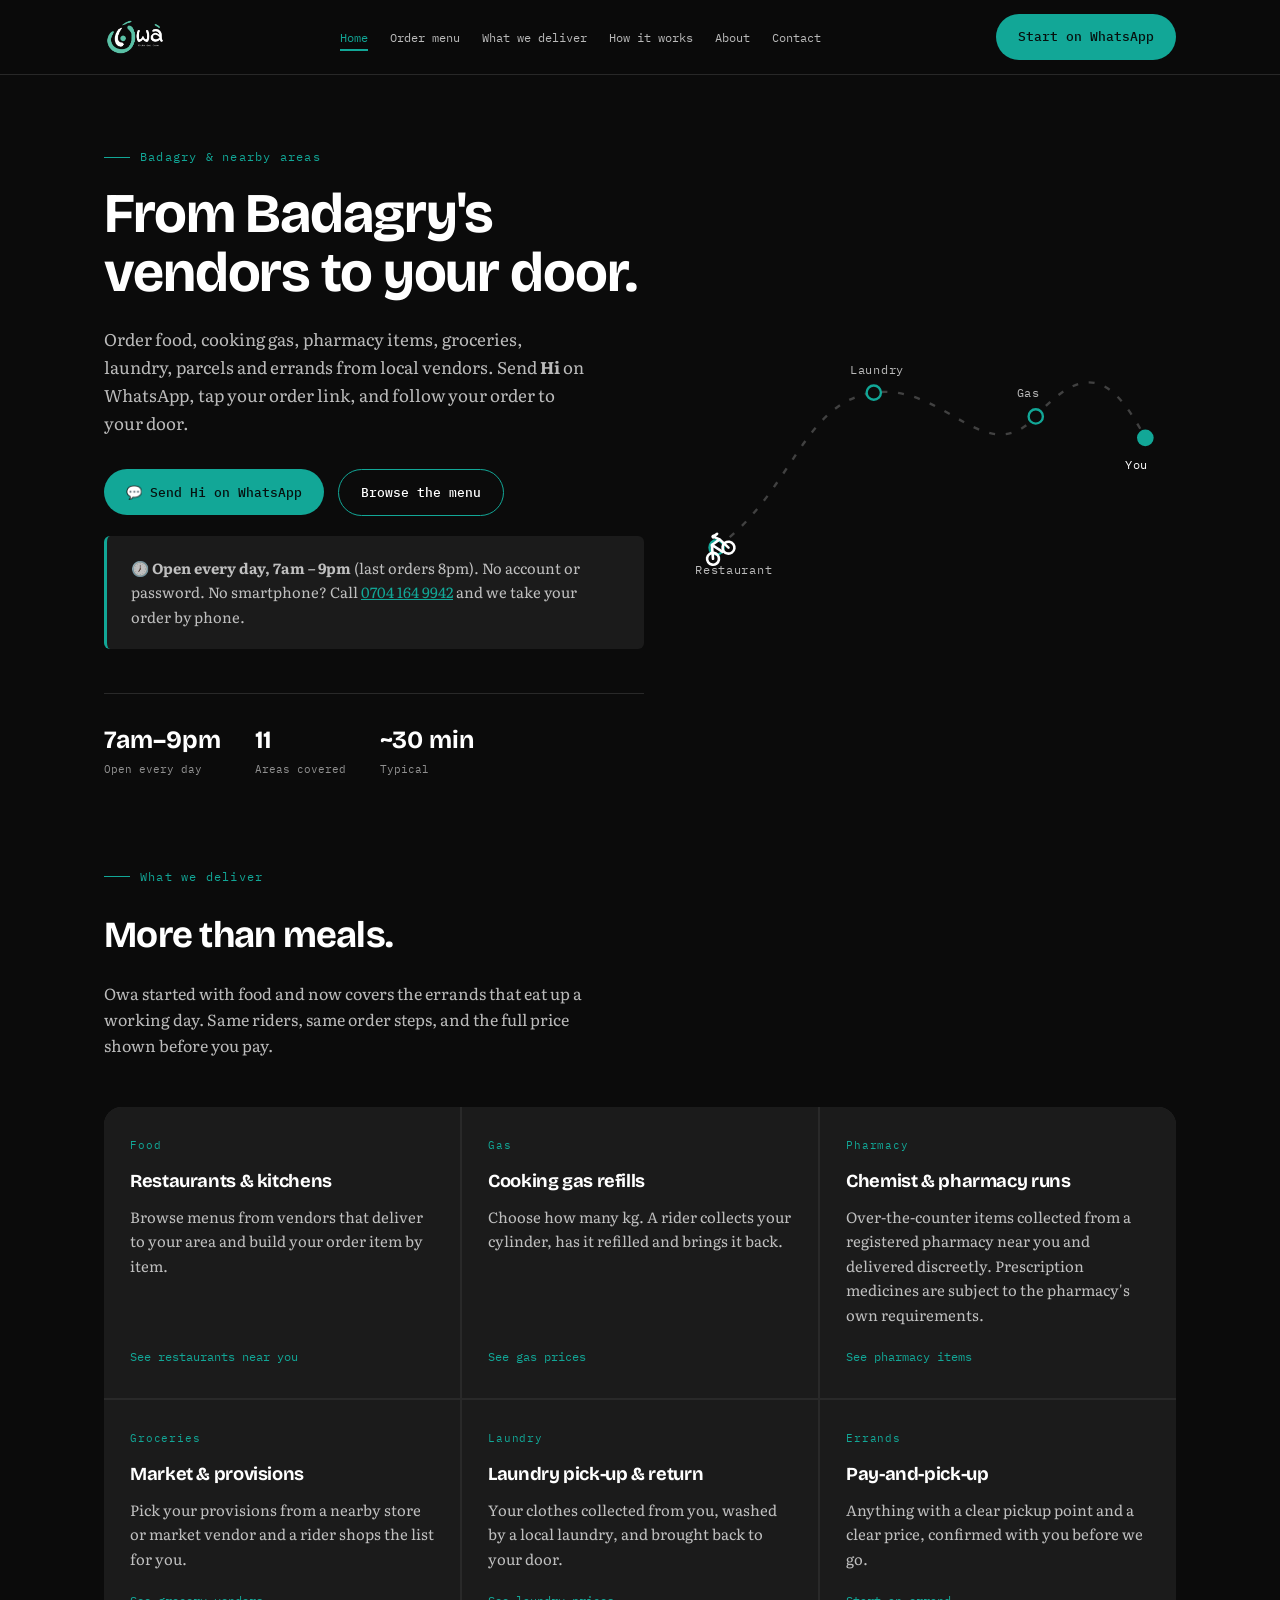
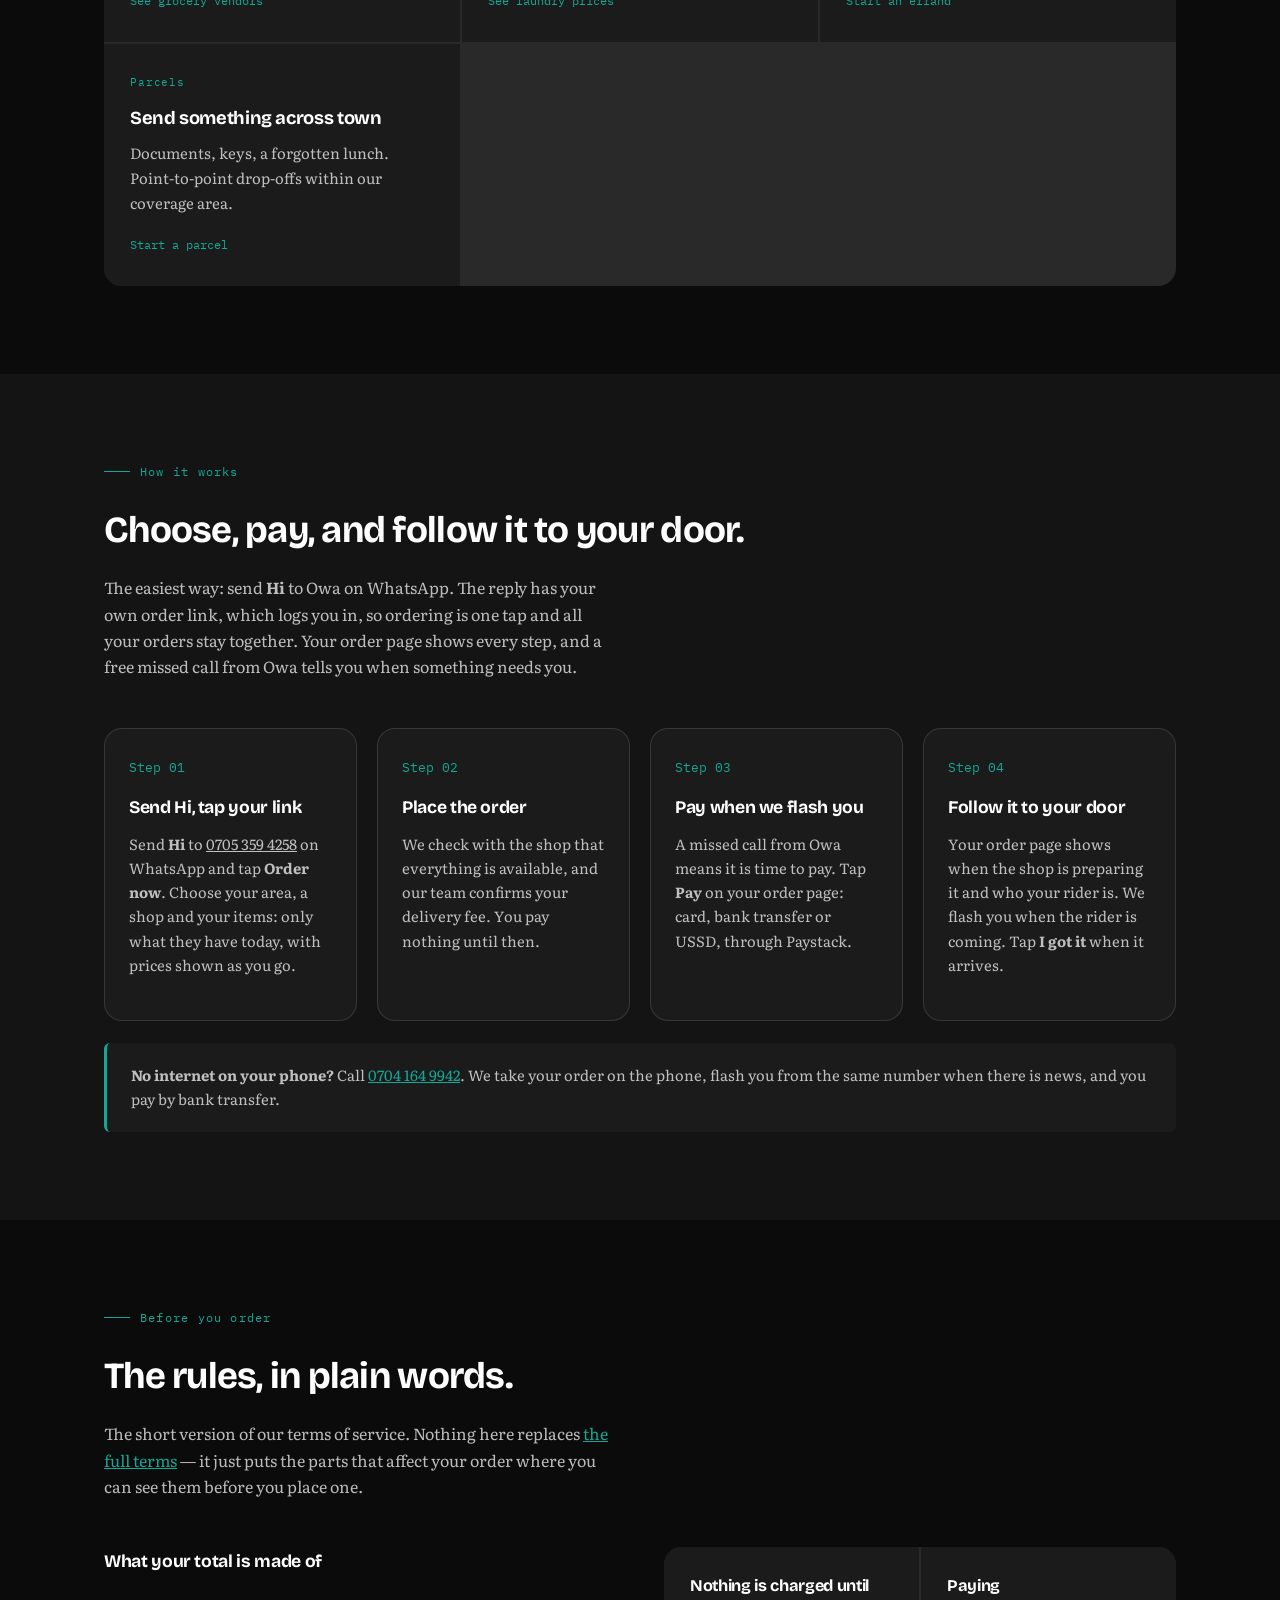
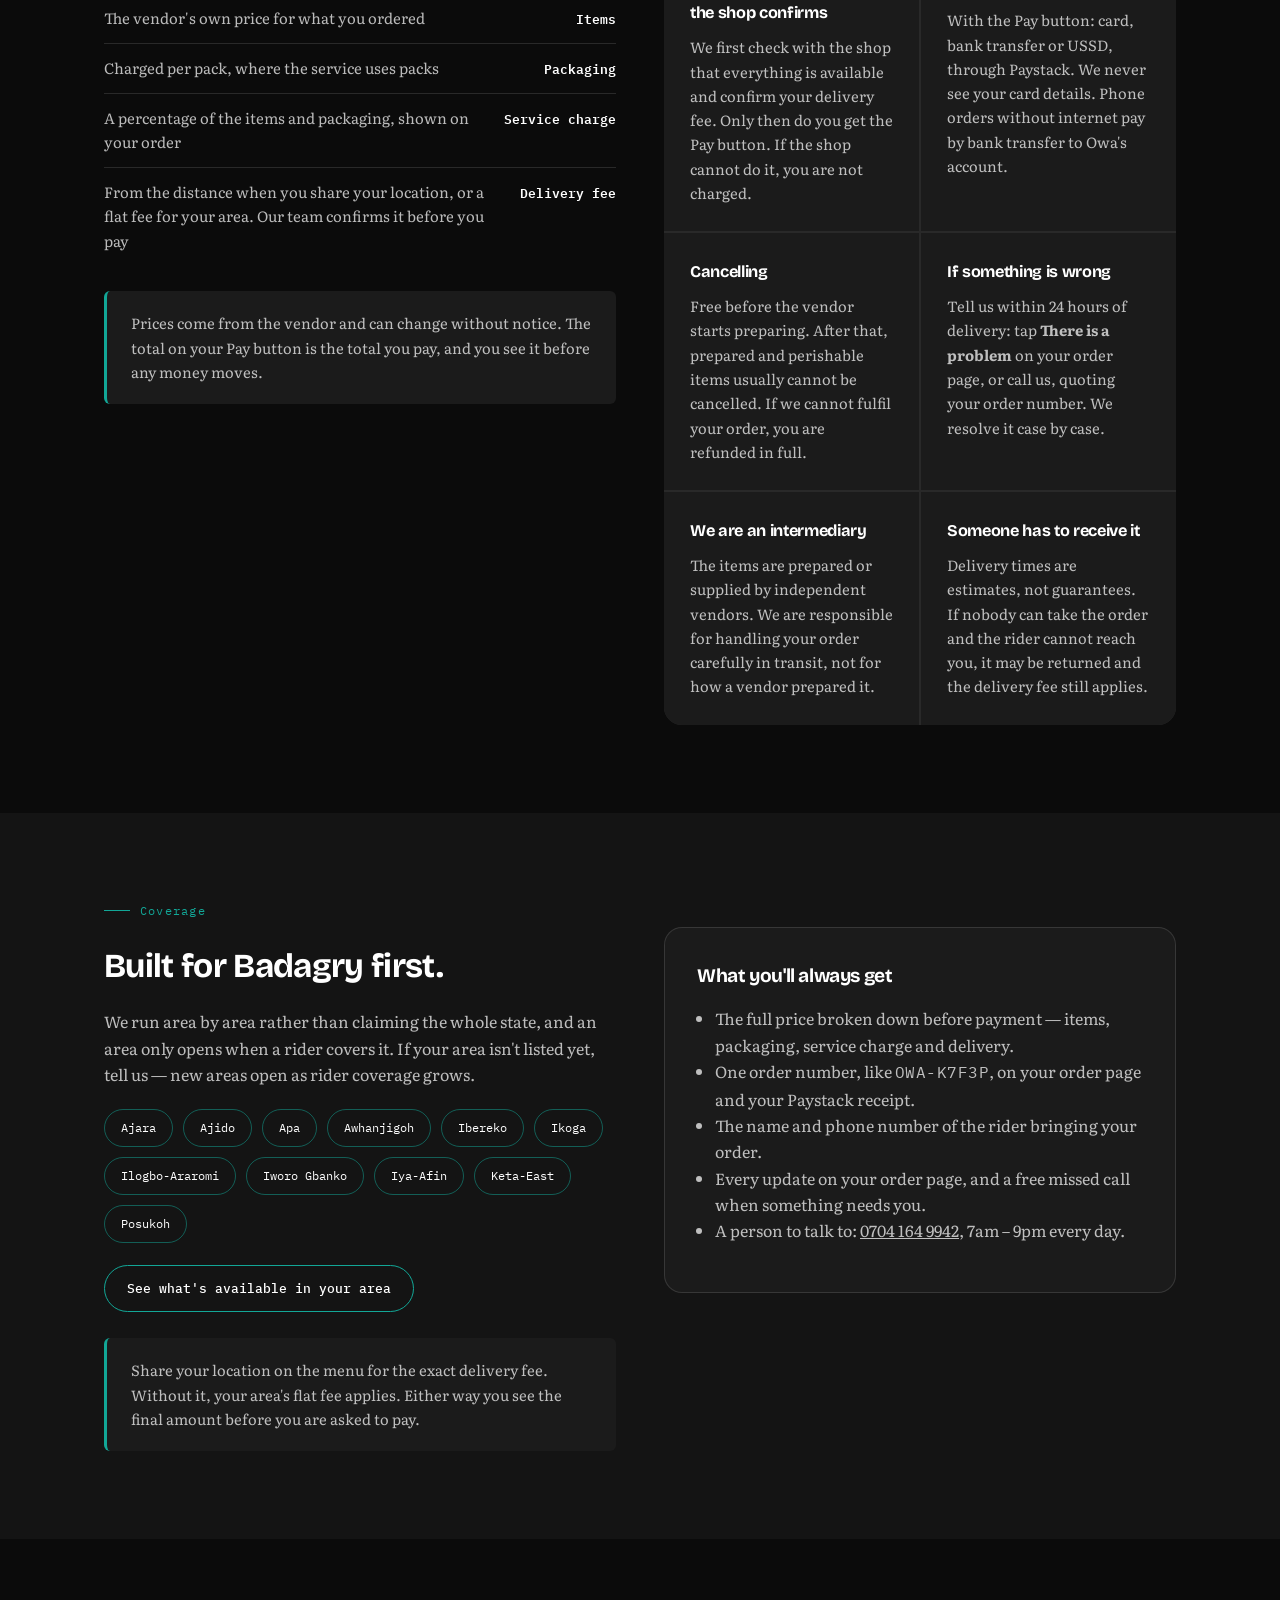
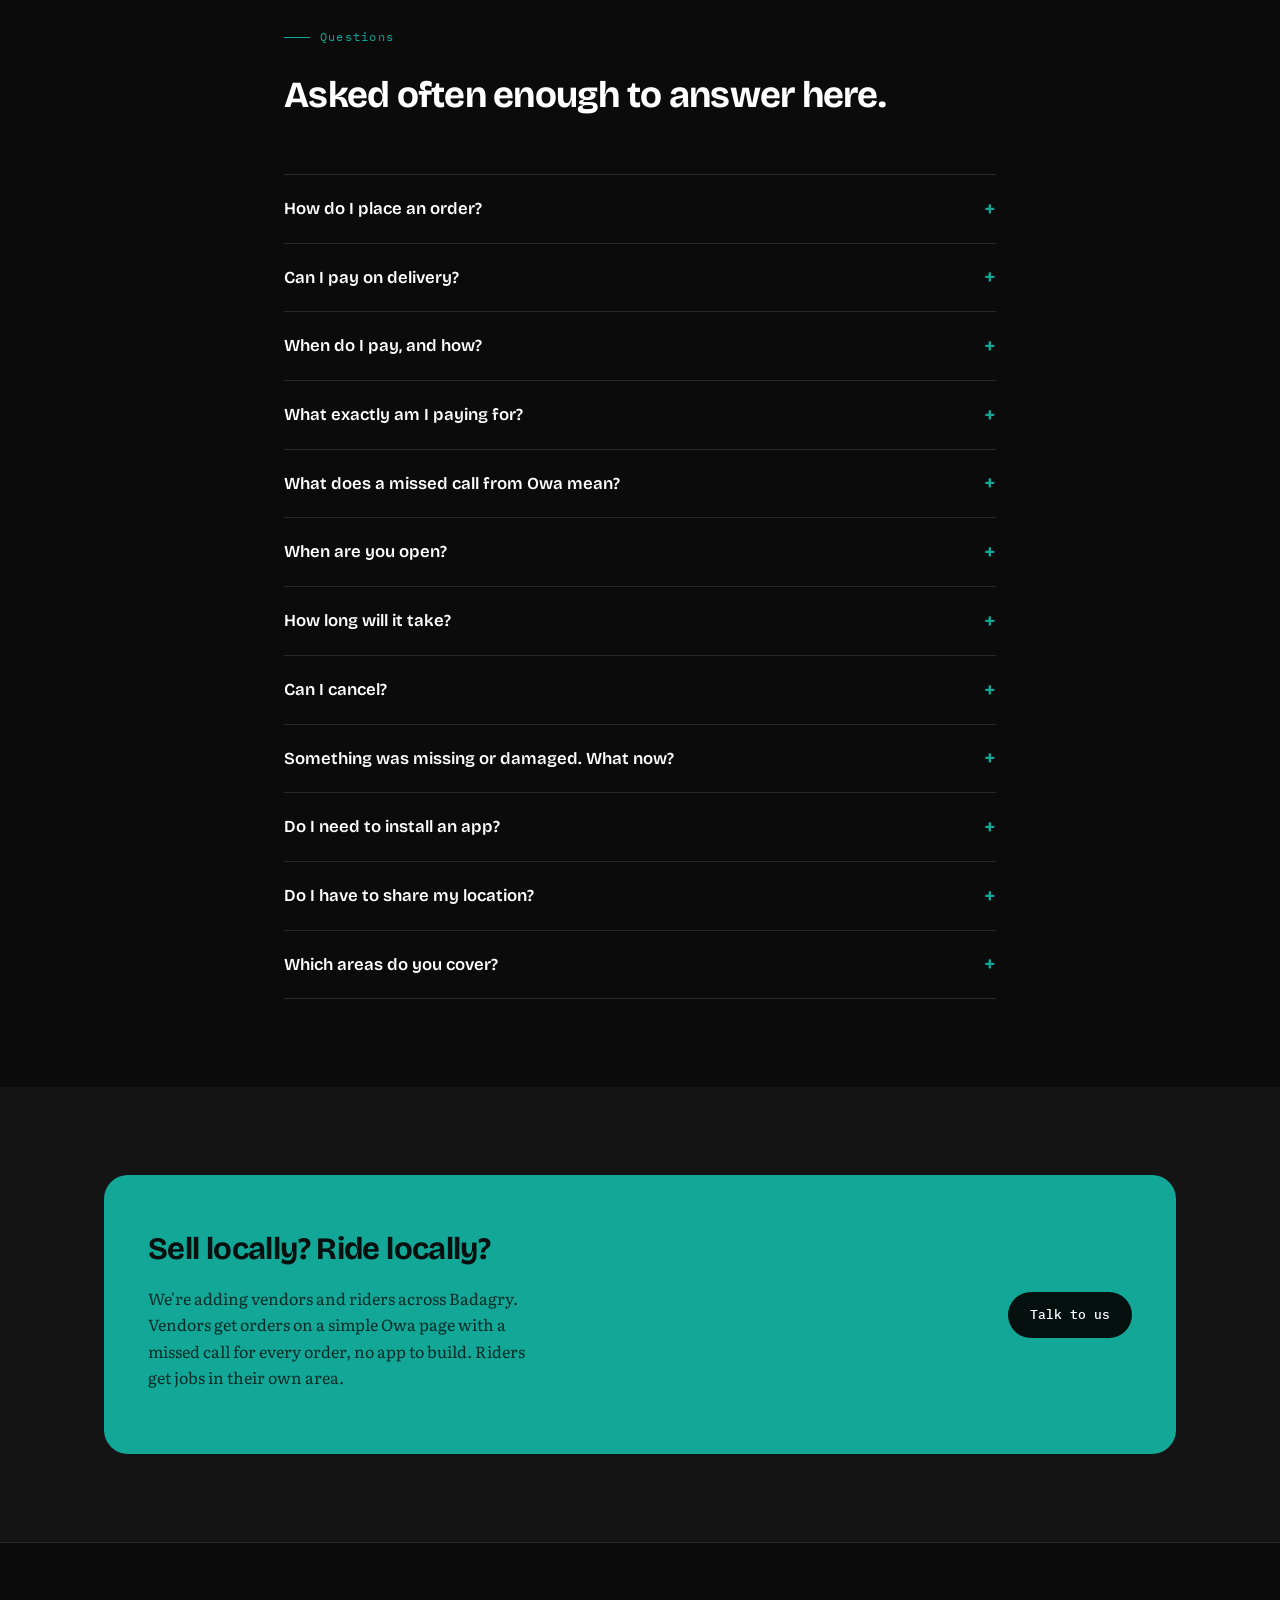
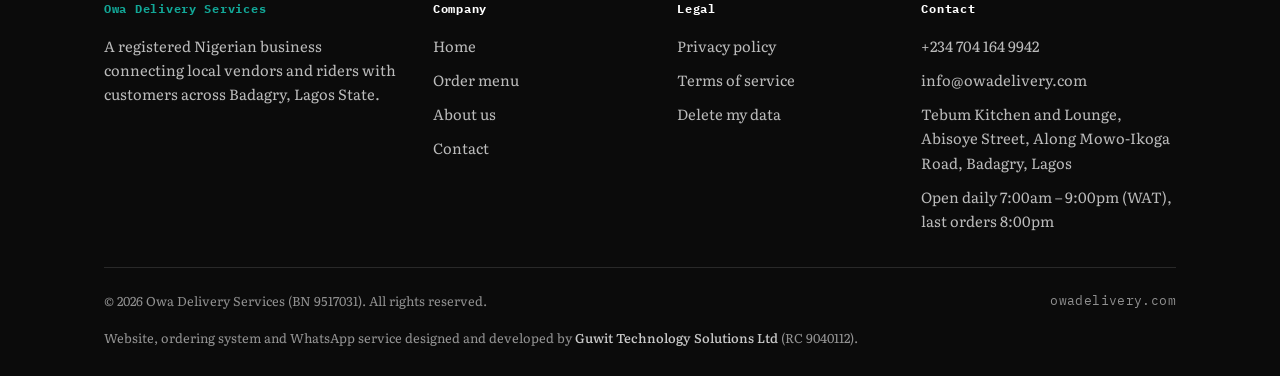
<file: index.html>
<!DOCTYPE html>
<html lang="en-NG">
<head>
<meta charset="UTF-8">
<meta name="viewport" content="width=device-width, initial-scale=1.0">
<title>Owa Delivery Services — Food, Gas, Pharmacy, Groceries &amp; More Delivered in Badagry, Lagos</title>
<meta name="description" content="Order food, cooking gas, pharmacy items, groceries, laundry, parcels and errands in Badagry, Lagos. Send Hi on WhatsApp, pay only after the shop confirms, and follow your order to your door. Open every day 7am to 9pm.">
<meta name="author" content="Owa Delivery Services">
<meta name="developer" content="Guwit Technology Solutions Ltd (RC 9040112)">
<meta name="theme-color" content="#0B0B0B">
<meta name="robots" content="index,follow,max-image-preview:large">
<meta name="geo.region" content="NG-LA">
<meta name="geo.placename" content="Badagry, Lagos">
<link rel="canonical" href="https://owadelivery.com/">
<meta property="og:type" content="website">
<meta property="og:site_name" content="Owa Delivery Services">
<meta property="og:title" content="Owa Delivery Services — food, gas, pharmacy, groceries and more delivered in Badagry">
<meta property="og:description" content="Choose on our menu, pay only after the shop confirms, and follow your order to your door. Open every day 7am to 9pm.">
<meta property="og:url" content="https://owadelivery.com/">
<meta property="og:image" content="https://owadelivery.com/assets/og-cover.png">
<meta property="og:image:alt" content="Owa Delivery Services — local delivery in Badagry">
<meta property="og:locale" content="en_NG">
<meta name="twitter:card" content="summary_large_image">
<link rel="icon" href="/assets/favicon.png">
<link rel="author" href="/humans.txt">
<link rel="preconnect" href="https://fonts.googleapis.com">
<link rel="preconnect" href="https://fonts.gstatic.com" crossorigin>
<link href="https://fonts.googleapis.com/css2?family=Bricolage+Grotesque:opsz,wght@12..96,400;12..96,600;12..96,700&amp;family=Literata:opsz,wght@7..72,400;7..72,500&amp;family=IBM+Plex+Mono:wght@400;500&amp;display=swap" rel="stylesheet">
<link rel="stylesheet" href="/assets/style.css">

<script type="application/ld+json">
{
  "@context": "https://schema.org",
  "@graph": [
    {
      "@type": [
        "LocalBusiness",
        "DeliveryService"
      ],
      "@id": "https://owadelivery.com/#business",
      "name": "Owa Delivery Services",
      "alternateName": "Owa",
      "description": "Local delivery of food, cooking gas, pharmacy items, groceries, laundry, parcels and errands across Badagry, Lagos State. Start with Hi on WhatsApp; follow every order on its own page.",
      "url": "https://owadelivery.com/",
      "telephone": "+2347041649942",
      "email": "info@owadelivery.com",
      "currenciesAccepted": "NGN",
      "paymentAccepted": "Card, Bank transfer, USSD",
      "priceRange": "₦₦",
      "hasMenu": "https://app.owadelivery.com/",
      "image": "https://owadelivery.com/assets/og-cover.png",
      "logo": "https://owadelivery.com/assets/owa-logo.png",
      "identifier": {
        "@type": "PropertyValue",
        "name": "CAC Business Name Registration Number",
        "value": "BN 9517031"
      },
      "address": {
        "@type": "PostalAddress",
        "streetAddress": "Tebum Kitchen and Lounge, Abisoye Street, Along Mowo-Ikoga Road",
        "addressLocality": "Badagry",
        "addressRegion": "Lagos State",
        "addressCountry": "NG"
      },
      "openingHoursSpecification": [
        {
          "@type": "OpeningHoursSpecification",
          "dayOfWeek": [
            "Monday",
            "Tuesday",
            "Wednesday",
            "Thursday",
            "Friday",
            "Saturday",
            "Sunday"
          ],
          "opens": "07:00",
          "closes": "21:00"
        }
      ],
      "areaServed": [
        {
          "@type": "Place",
          "name": "Ajara"
        },
        {
          "@type": "Place",
          "name": "Ajido"
        },
        {
          "@type": "Place",
          "name": "Apa"
        },
        {
          "@type": "Place",
          "name": "Awhanjigoh"
        },
        {
          "@type": "Place",
          "name": "Ibereko"
        },
        {
          "@type": "Place",
          "name": "Ikoga"
        },
        {
          "@type": "Place",
          "name": "Ilogbo-Araromi"
        },
        {
          "@type": "Place",
          "name": "Iworo Gbanko"
        },
        {
          "@type": "Place",
          "name": "Iya-Afin"
        },
        {
          "@type": "Place",
          "name": "Keta-East"
        },
        {
          "@type": "Place",
          "name": "Posukoh"
        }
      ],
      "potentialAction": {
        "@type": "OrderAction",
        "target": {
          "@type": "EntryPoint",
          "urlTemplate": "https://wa.me/2347053594258?text=Hi",
          "actionPlatform": [
            "http://schema.org/DesktopWebPlatform",
            "http://schema.org/MobileWebPlatform"
          ]
        },
        "deliveryMethod": "http://purl.org/goodrelations/v1#DeliveryModeOwnFleet"
      }
    },
    {
      "@type": "WebSite",
      "@id": "https://owadelivery.com/#website",
      "url": "https://owadelivery.com/",
      "name": "Owa Delivery Services",
      "inLanguage": "en-NG",
      "publisher": {
        "@id": "https://owadelivery.com/#business"
      },
      "creator": {
        "@id": "https://owadelivery.com/#developer"
      }
    },
    {
      "@type": "FAQPage",
      "@id": "https://owadelivery.com/#faq",
      "mainEntity": [
        {
          "@type": "Question",
          "name": "How do I place an order with Owa Delivery Services?",
          "acceptedAnswer": {
            "@type": "Answer",
            "text": "Send Hi to Owa on WhatsApp (0705 359 4258) and tap Order now in the reply: it logs you in. Pick your area, a shop and your items, type your address and tap Place order. Without a smartphone, call 0704 164 9942 and we take the order by phone."
          }
        },
        {
          "@type": "Question",
          "name": "What does the price include?",
          "acceptedAnswer": {
            "@type": "Answer",
            "text": "Four lines: the vendor's own price for the items, packaging charged per pack where the service uses packs, a service charge as a percentage of the items and packaging, and a delivery fee worked out from the distance when you share your location, or a flat fee for your area. Our team confirms the delivery fee, and you always see the final total before paying."
          }
        },
        {
          "@type": "Question",
          "name": "Can I pay on delivery?",
          "acceptedAnswer": {
            "@type": "Answer",
            "text": "Yes, for groceries, gas and other goods that do not spoil, and for any order once you have two paid deliveries with us, up to the limit shown on your order page. Pay the exact total when it arrives: with the Pay button on your order page, by transfer to Owa's own account, or in cash to an Owa-approved rider. Your order page shows a 4-digit door code: give it to the rider only after you have paid and have your order."
          }
        },
        {
          "@type": "Question",
          "name": "When do I pay, and how?",
          "acceptedAnswer": {
            "@type": "Answer",
            "text": "After the shop confirms it has everything and our team confirms the delivery fee. We give you a missed call and the Pay button appears on your order page: card, bank transfer or USSD through Paystack. We never see your card details. Phone orders without internet pay by bank transfer."
          }
        },
        {
          "@type": "Question",
          "name": "When is Owa open?",
          "acceptedAnswer": {
            "@type": "Answer",
            "text": "Every day from 7am to 9pm, Lagos time. The last orders are taken at 8pm."
          }
        },
        {
          "@type": "Question",
          "name": "Which areas of Badagry do you deliver to?",
          "acceptedAnswer": {
            "@type": "Answer",
            "text": "Ajara, Ajido, Apa, Awhanjigoh, Ibereko, Ikoga, Ilogbo-Araromi, Iworo Gbanko, Iya-Afin, Keta-East and Posukoh. New areas open as rider coverage grows."
          }
        },
        {
          "@type": "Question",
          "name": "How long does delivery take?",
          "acceptedAnswer": {
            "@type": "Answer",
            "text": "Delivery times are estimates rather than guarantees. Traffic, weather and how long the vendor takes to prepare your order all affect them."
          }
        },
        {
          "@type": "Question",
          "name": "Can I cancel an order?",
          "acceptedAnswer": {
            "@type": "Answer",
            "text": "Yes, free of charge, before the vendor starts preparing. Once preparation has started, perishable and prepared items usually cannot be cancelled because the vendor has already incurred the cost. If we cannot fulfil your order, you are not charged and any payment already made is refunded in full."
          }
        },
        {
          "@type": "Question",
          "name": "Do I need to install an app?",
          "acceptedAnswer": {
            "@type": "Answer",
            "text": "No. The menu and your order page work in your phone's browser, with no account or password. You can add Owa to your home screen in one tap and turn on free alerts if you like."
          }
        }
      ]
    },
    {
      "@type": "Organization",
      "@id": "https://owadelivery.com/#developer",
      "name": "Guwit Technology Solutions Ltd",
      "legalName": "Guwit Technology Solutions Ltd",
      "identifier": {
        "@type": "PropertyValue",
        "name": "CAC Company Registration Number",
        "value": "RC 9040112"
      },
      "address": {
        "@type": "PostalAddress",
        "addressCountry": "NG"
      }
    }
  ]
}
</script>
</head>
<body>

<a class="skip-link" href="#main">Skip to content</a>

<header>
  <div class="nav wrap">
    <a href="/" class="logo" aria-label="Owa Delivery Services — home">
      <img src="/assets/owa-logo.png" alt="Owa Delivery Services" width="36" height="36"
           onerror="this.onerror=null;this.src='/assets/owa-logo.svg'"></a>
    <nav class="nav-links" aria-label="Main">
      <a href="/" class="active" aria-current="page">Home</a>
      <a href="https://app.owadelivery.com/">Order menu</a>
      <a href="#services">What we deliver</a>
      <a href="#how">How it works</a>
      <a href="/about.html">About</a>
      <a href="/contact.html">Contact</a>
    </nav>
    <a class="btn" href="https://wa.me/2347053594258?text=Hi">Start on WhatsApp</a>
  </div>
</header>

<main id="main">

<section class="hero">
  <div class="wrap hero-grid">
    <div>
      <div class="eyebrow">Badagry &amp; nearby areas</div>
      <h1>From Badagry's vendors to your door.</h1>
      <p class="lede">Order food, cooking gas, pharmacy items, groceries, laundry, parcels and errands from
        local vendors. Send <strong>Hi</strong> on WhatsApp, tap your order link, and follow your order to your door.</p>
      <div class="hero-cta">
        <!-- WhatsApp first: the reply's "Order now" link logs the customer in, so ordering is one tap and
             their orders stay together. The menu is there for anyone who wants to look first. -->
        <a class="btn" href="https://wa.me/2347053594258?text=Hi">💬 Send Hi on WhatsApp</a>
        <a class="btn btn-ghost" href="https://app.owadelivery.com/">Browse the menu</a>
      </div>
      <p class="note" style="margin-top:20px;">
        🕖 <strong>Open every day, 7am – 9pm</strong> (last orders 8pm). No account or password.
        No smartphone? Call <a href="tel:+2347041649942">0704 164 9942</a> and we take your order by phone.
      </p>
      <div class="hero-stats">
        <div>
          <div class="stat-num">7am–9pm</div>
          <div class="stat-label">Open every day</div>
        </div>
        <div>
          <div class="stat-num">11</div>
          <div class="stat-label">Areas covered</div>
        </div>
        <div>
          <div class="stat-num">~30 min</div>
          <div class="stat-label">Typical</div>
        </div>
      </div>
    </div>

    <!-- Signature: one route, several kinds of stop. This is the whole business in one image. -->
    <div class="route-box">
      <svg class="route-svg" viewBox="0 0 410 250" xmlns="http://www.w3.org/2000/svg" role="img"
           aria-label="A single delivery route passing a restaurant, a laundry and a gas depot before arriving at the customer's door.">
        <path class="route-line" d="M24,196 C 88,150 96,74 156,66 S 250,132 292,86 S 356,52 384,104" />

        <circle class="route-stop" cx="24"  cy="196" r="6"/>
        <text class="stop-label" x="6"   y="218">Restaurant</text>

        <circle class="route-stop" cx="156" cy="66"  r="6"/>
        <text class="stop-label" x="136" y="50">Laundry</text>

        <circle class="route-stop" cx="292" cy="86"  r="6"/>
        <text class="stop-label" x="276" y="70">Gas</text>

        <circle class="route-stop-end" cx="384" cy="104" r="7"/>
        <text class="stop-label stop-label-end" x="367" y="130">You</text>

        <g class="bike" stroke="#FFFFFF" stroke-width="2.2" fill="none" stroke-linecap="round" stroke-linejoin="round">
          <circle cx="-8" cy="6" r="5"/>
          <circle cx="8"  cy="6" r="5"/>
          <path d="M-8,6 L-2,-4 L6,-4 M-2,-4 L2,6 M6,-4 L8,6 M6,-4 L3,-9 L7,-9"/>
          <circle cx="3" cy="-9" r="1.6" fill="#FFFFFF" stroke="none"/>
        </g>
      </svg>
    </div>
  </div>
</section>

<section id="services">
  <div class="wrap">
    <div class="section-head">
      <div class="eyebrow">What we deliver</div>
      <h2>More than meals.</h2>
      <p>Owa started with food and now covers the errands that eat up a working day. Same riders, same
        order steps, and the full price shown before you pay.</p>
    </div>
    <div class="service-grid">
      <!-- Each card opens the live menu (app.owadelivery.com) on that service. The ?service= value is the
           service code in the Ops console (Areas & services). A code that is switched off simply opens the
           menu at the start, so a wrong code can never break the page. -->
      <div class="service">
        <div class="tag">Food</div>
        <h3>Restaurants &amp; kitchens</h3>
        <p>Browse menus from vendors that deliver to your area and build your order item by item.</p>
        <p class="service-link"><a href="https://app.owadelivery.com/?service=food">See restaurants near you</a></p>
      </div>
      <div class="service">
        <div class="tag">Gas</div>
        <h3>Cooking gas refills</h3>
        <p>Choose how many kg. A rider collects your cylinder, has it refilled and brings it back.</p>
        <p class="service-link"><a href="https://app.owadelivery.com/?service=gas">See gas prices</a></p>
      </div>
      <div class="service">
        <div class="tag">Pharmacy</div>
        <h3>Chemist &amp; pharmacy runs</h3>
        <p>Over-the-counter items collected from a registered pharmacy near you and delivered discreetly.
          Prescription medicines are subject to the pharmacy's own requirements.</p>
        <p class="service-link"><a href="https://app.owadelivery.com/?service=pharmacy">See pharmacy items</a></p>
      </div>
      <div class="service">
        <div class="tag">Groceries</div>
        <h3>Market &amp; provisions</h3>
        <p>Pick your provisions from a nearby store or market vendor and a rider shops the list for you.</p>
        <p class="service-link"><a href="https://app.owadelivery.com/?service=groceries">See grocery vendors</a></p>
      </div>
      <div class="service">
        <div class="tag">Laundry</div>
        <h3>Laundry pick-up &amp; return</h3>
        <p>Your clothes collected from you, washed by a local laundry, and brought back to your door.</p>
        <p class="service-link"><a href="https://app.owadelivery.com/?service=laundry">See laundry prices</a></p>
      </div>
      <div class="service">
        <div class="tag">Errands</div>
        <h3>Pay-and-pick-up</h3>
        <p>Anything with a clear pickup point and a clear price, confirmed with you before we go.</p>
        <p class="service-link"><a href="https://app.owadelivery.com/?service=errands">Start an errand</a></p>
      </div>
      <div class="service">
        <div class="tag">Parcels</div>
        <h3>Send something across town</h3>
        <p>Documents, keys, a forgotten lunch. Point-to-point drop-offs within our coverage area.</p>
        <p class="service-link"><a href="https://app.owadelivery.com/?service=parcels">Start a parcel</a></p>
      </div>
    </div>
  </div>
</section>

<section id="how" class="band-1">
  <div class="wrap">
    <div class="section-head">
      <div class="eyebrow">How it works</div>
      <h2>Choose, pay, and follow it to your door.</h2>
      <p>The easiest way: send <strong>Hi</strong> to Owa on WhatsApp. The reply has your own order link, which
        logs you in, so ordering is one tap and all your orders stay together. Your order page shows every
        step, and a free missed call from Owa tells you when something needs you.</p>
    </div>
    <div class="steps">
      <div class="step">
        <div class="step-num">Step 01</div>
        <h3>Send Hi, tap your link</h3>
        <p>Send <strong>Hi</strong> to <a href="https://wa.me/2347053594258?text=Hi">0705 359 4258</a> on WhatsApp
          and tap <strong>Order now</strong>. Choose your area, a shop and your items: only what they have
          today, with prices shown as you go.</p>
      </div>
      <div class="step">
        <div class="step-num">Step 02</div>
        <h3>Place the order</h3>
        <p>We check with the shop that everything is available, and our team confirms your delivery
          fee. You pay nothing until then.</p>
      </div>
      <div class="step">
        <div class="step-num">Step 03</div>
        <h3>Pay when we flash you</h3>
        <p>A missed call from Owa means it is time to pay. Tap <strong>Pay</strong> on your order page:
          card, bank transfer or USSD, through Paystack.</p>
      </div>
      <div class="step">
        <div class="step-num">Step 04</div>
        <h3>Follow it to your door</h3>
        <p>Your order page shows when the shop is preparing it and who your rider is. We flash you when
          the rider is coming. Tap <strong>I got it</strong> when it arrives.</p>
      </div>
    </div>
    <div class="note" style="margin-top:22px;">
      <strong>No internet on your phone?</strong> Call <a href="tel:+2347041649942">0704 164 9942</a>.
      We take your order on the phone, flash you from the same number when there is news, and you pay
      by bank transfer.
    </div>
  </div>
</section>

<!-- =====================================================================
     The terms, in the words the terms actually use.
     Every rule in this section matches terms.html. If you change a rule,
     change it in BOTH places.
     ===================================================================== -->
<section id="the-rules">
  <div class="wrap">
    <div class="section-head">
      <div class="eyebrow">Before you order</div>
      <h2>The rules, in plain words.</h2>
      <p>The short version of our terms of service. Nothing here replaces
        <a href="/terms.html" style="color:var(--teal);">the full terms</a> — it just puts the parts that
        affect your order where you can see them before you place one.</p>
    </div>

    <div class="two-col">
      <div>
        <h3 style="font-size:1.1rem;">What your total is made of</h3>
        <ul class="price-lines">
          <li><span>The vendor's own price for what you ordered</span> <b>Items</b></li>
          <li><span>Charged per pack, where the service uses packs</span> <b>Packaging</b></li>
          <li><span>A percentage of the items and packaging, shown on your order</span> <b>Service charge</b></li>
          <li><span>From the distance when you share your location, or a flat fee for your area. Our team confirms it before you pay</span> <b>Delivery fee</b></li>
        </ul>
        <div class="note">
          Prices come from the vendor and can change without notice. The total on your Pay button is
          the total you pay, and you see it before any money moves.
        </div>
      </div>

      <div class="terms-grid">
        <div class="terms-item">
          <h3>Nothing is charged until the shop confirms</h3>
          <p>We first check with the shop that everything is available and confirm your delivery fee.
            Only then do you get the Pay button. If the shop cannot do it, you are not charged.</p>
        </div>
        <div class="terms-item">
          <h3>Paying</h3>
          <p>With the Pay button: card, bank transfer or USSD, through Paystack. We never see your card
            details. Phone orders without internet pay by bank transfer to Owa's account.</p>
        </div>
        <div class="terms-item">
          <h3>Cancelling</h3>
          <p>Free before the vendor starts preparing. After that, prepared and perishable items usually
            cannot be cancelled. If we cannot fulfil your order, you are refunded in full.</p>
        </div>
        <div class="terms-item">
          <h3>If something is wrong</h3>
          <p>Tell us within 24 hours of delivery: tap <strong>There is a problem</strong> on your order
            page, or call us, quoting your order number. We resolve it case by case.</p>
        </div>
        <div class="terms-item">
          <h3>We are an intermediary</h3>
          <p>The items are prepared or supplied by independent vendors. We are responsible for handling
            your order carefully in transit, not for how a vendor prepared it.</p>
        </div>
        <div class="terms-item">
          <h3>Someone has to receive it</h3>
          <p>Delivery times are estimates, not guarantees. If nobody can take the order and the rider
            cannot reach you, it may be returned and the delivery fee still applies.</p>
        </div>
      </div>
    </div>
  </div>
</section>

<section class="band-1">
  <div class="wrap two-col">
    <div>
      <div class="eyebrow">Coverage</div>
      <h2 style="font-size:clamp(1.6rem,3.2vw,2.1rem);">Built for Badagry first.</h2>
      <p style="color:var(--text-soft); margin-top:14px;">
        We run area by area rather than claiming the whole state, and an area only opens when a rider
        covers it. If your area isn't listed yet, tell us — new areas open as rider coverage grows.</p>
      <div class="badge-row">
        <span class="badge">Ajara</span>
        <span class="badge">Ajido</span>
        <span class="badge">Apa</span>
        <span class="badge">Awhanjigoh</span>
        <span class="badge">Ibereko</span>
        <span class="badge">Ikoga</span>
        <span class="badge">Ilogbo-Araromi</span>
        <span class="badge">Iworo Gbanko</span>
        <span class="badge">Iya-Afin</span>
        <span class="badge">Keta-East</span>
        <span class="badge">Posukoh</span>
      </div>
      <p style="margin-top:22px;"><a class="btn btn-ghost" href="https://app.owadelivery.com/">See what's available in your area</a></p>
      <div class="note">
        Share your location on the menu for the exact delivery fee. Without it, your area's flat fee
        applies. Either way you see the final amount before you are asked to pay.
      </div>
    </div>
    <div>
      <div class="card">
        <h2 style="font-size:1.2rem;">What you'll always get</h2>
        <ul style="padding-left:18px; color:var(--text-soft); margin-top:14px;">
          <li>The full price broken down before payment — items, packaging, service charge and delivery.</li>
          <li>One order number, like <span class="mono">OWA-K7F3P</span>, on your order page and your Paystack receipt.</li>
          <li>The name and phone number of the rider bringing your order.</li>
          <li>Every update on your order page, and a free missed call when something needs you.</li>
          <li>A person to talk to: <a href="tel:+2347041649942">0704 164 9942</a>, 7am – 9pm every day.</li>
        </ul>
      </div>
    </div>
  </div>
</section>

<section id="faq">
  <div class="wrap narrow">
    <div class="section-head">
      <div class="eyebrow">Questions</div>
      <h2>Asked often enough to answer here.</h2>
    </div>
    <div class="faq">
      <details>
        <summary>How do I place an order?</summary>
        <p>Send <strong>Hi</strong> to Owa on WhatsApp (<a href="https://wa.me/2347053594258?text=Hi">0705 359 4258</a>)
          and tap <strong>Order now</strong> in the reply: it logs you in, so you don't type your number. Pick
          your area, a shop and your items, type your address and tap <strong>Place order</strong>. You can also
          <a href="https://app.owadelivery.com/">browse the menu</a> first. No smartphone? Call 0704 164 9942 and
          we take it by phone.</p>
      </details>
      <details>
        <summary>Can I pay on delivery?</summary>
        <p><strong>Yes</strong>, for groceries, gas and other goods that do not spoil, and for <strong>any order</strong>
          once you have two paid deliveries with us (up to the limit shown on your order page). Choose
          <strong>💵 Pay on delivery</strong> before you place the order. When it arrives, pay the exact total:
          with the <strong>Pay</strong> button on your order page, by transfer to <strong>Owa's own account</strong>
          (the rider waits a moment while we see it), or in cash to an Owa-approved rider. Your order page shows a
          4-digit <strong>door code</strong>: give it to the rider only after you have paid and have your order.
          Never pay into a rider's personal account. <a href="terms.html#pay-on-delivery">The rules</a>.</p>
      </details>
      <details>
        <summary>When do I pay, and how?</summary>
        <p>After the shop confirms it has everything and our team confirms the delivery fee. We give you a
          missed call, and the <strong>Pay</strong> button appears on your order page: card, bank transfer
          or USSD, through Paystack. You have 30 minutes to pay. Phone orders without internet pay by bank
          transfer, and our team confirms it.</p>
      </details>
      <details>
        <summary>What exactly am I paying for?</summary>
        <p>Four lines: the vendor's price for the items; packaging, charged per pack where the service
          uses packs; a service charge, shown as a percentage of the items and packaging; and a delivery
          fee, from the distance if you shared your location or a flat fee for your area. The full
          breakdown is on your order before you pay.</p>
      </details>
      <details>
        <summary>What does a missed call from Owa mean?</summary>
        <p>That you have news about your order: it is time to pay, the rider is coming, or the order could
          not go ahead. Open your order page (or WhatsApp) to see it. The call costs you nothing, and
          works even when your data is off.</p>
      </details>
      <details>
        <summary>When are you open?</summary>
        <p>Every day from 7am to 9pm (Lagos time). The last orders are taken at 8pm, so every order can be
          delivered before we close.</p>
      </details>
      <details>
        <summary>How long will it take?</summary>
        <p>Around thirty minutes is typical, but delivery times are estimates rather than guarantees.
          Traffic, weather and how long the vendor takes to prepare your order all affect them.</p>
      </details>
      <details>
        <summary>Can I cancel?</summary>
        <p>Free of charge before the vendor starts preparing. Once preparation has started, prepared
          and perishable items usually cannot be cancelled, because the vendor has already incurred the
          cost. If we cannot fulfil your order at all, you are not charged and anything already paid is
          refunded in full.</p>
      </details>
      <details>
        <summary>Something was missing or damaged. What now?</summary>
        <p>Within 24 hours of delivery, tap <strong>There is a problem</strong> on your order page or call
          0704 164 9942, quoting your order number. We may ask for a photograph. Problems are resolved case
          by case, usually by refund or replacement.</p>
      </details>
      <details>
        <summary>Do I need to install an app?</summary>
        <p>No. The menu and your order page work in your phone's browser. If you like, you can add Owa to
          your home screen in one tap (the page shows you how) and turn on free alerts. Nothing to download
          from the Play Store, no password.</p>
      </details>
      <details>
        <summary>Do I have to share my location?</summary>
        <p>No. Sharing your location is optional; a typed address and landmark are enough. If you share it,
          the delivery fee is worked out from the real distance and the rider finds you faster. Our
          <a href="/privacy.html">privacy policy</a> sets out the detail.</p>
      </details>
      <details>
        <summary>Which areas do you cover?</summary>
        <p>Ajara, Ajido, Apa, Awhanjigoh, Ibereko, Ikoga, Ilogbo-Araromi, Iworo Gbanko, Iya-Afin, Keta-East
          and Posukoh. The <a href="https://app.owadelivery.com/">menu</a> only shows areas that have a shop
          and a rider actually delivering there, so what you see is genuinely available.</p>
      </details>
    </div>
  </div>
</section>

<section class="band-1">
  <div class="wrap">
    <div class="band">
      <div>
        <h2>Sell locally? Ride locally?</h2>
        <p>We're adding vendors and riders across Badagry. Vendors get orders on a simple Owa page with a
          missed call for every order, no app to build. Riders get jobs in their own area.</p>
      </div>
      <a class="btn" href="/contact.html">Talk to us</a>
    </div>
  </div>
</section>

</main>

<footer>
  <div class="wrap">
    <div class="footer-grid">
      <div>
        <h4 style="color:var(--teal);">Owa Delivery Services</h4>
        <p style="max-width:36ch; margin-top:14px;">A registered Nigerian business connecting local
          vendors and riders with customers across Badagry, Lagos State.</p>
      </div>
      <div>
        <h4>Company</h4>
        <ul>
          <li><a href="/">Home</a></li>
          <li><a href="https://app.owadelivery.com/">Order menu</a></li>
          <li><a href="/about.html">About us</a></li>
          <li><a href="/contact.html">Contact</a></li>
        </ul>
      </div>
      <div>
        <h4>Legal</h4>
        <ul>
          <li><a href="/privacy.html">Privacy policy</a></li>
          <li><a href="/terms.html">Terms of service</a></li>
          <li><a href="/account-deletion.html">Delete my data</a></li>
        </ul>
      </div>
      <div>
        <h4>Contact</h4>
        <ul>
          <li><a href="tel:+2347041649942">+234 704 164 9942</a></li>
          <li><a href="mailto:info@owadelivery.com">info@owadelivery.com</a></li>
          <li>Tebum Kitchen and Lounge, Abisoye Street, Along Mowo-Ikoga Road, Badagry, Lagos</li>
          <li>Open daily 7:00am – 9:00pm (WAT), last orders 8:00pm</li>
        </ul>
      </div>
    </div>
    <div class="footer-bottom">
      <span>© 2026 Owa Delivery Services (BN 9517031). All rights reserved.</span>
      <span class="mono">owadelivery.com</span>
    </div>
    <div class="footer-credit">
      Website, ordering system and WhatsApp service designed and developed by
      <strong>Guwit Technology Solutions Ltd</strong> (RC 9040112).
    </div>
  </div>
</footer>

<script src="/assets/site.js" defer></script>
</body>
</html>
</file>
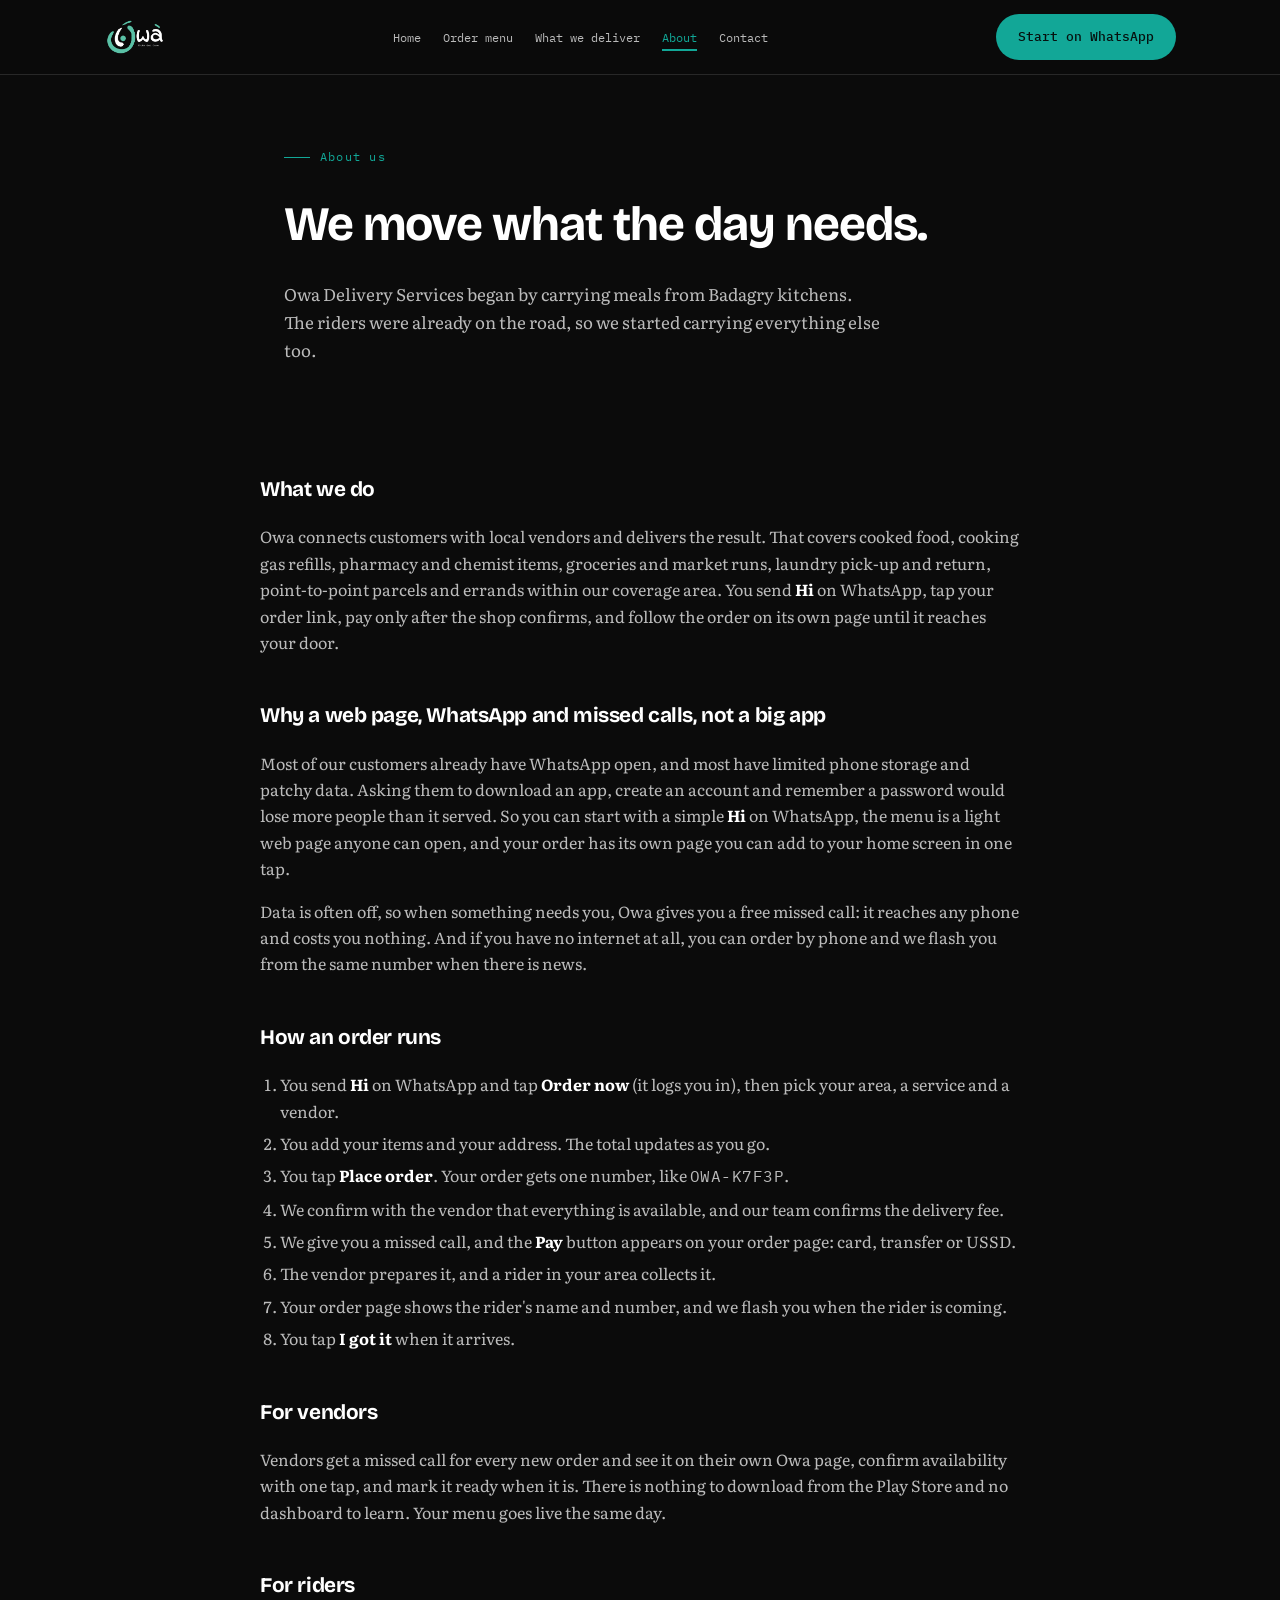
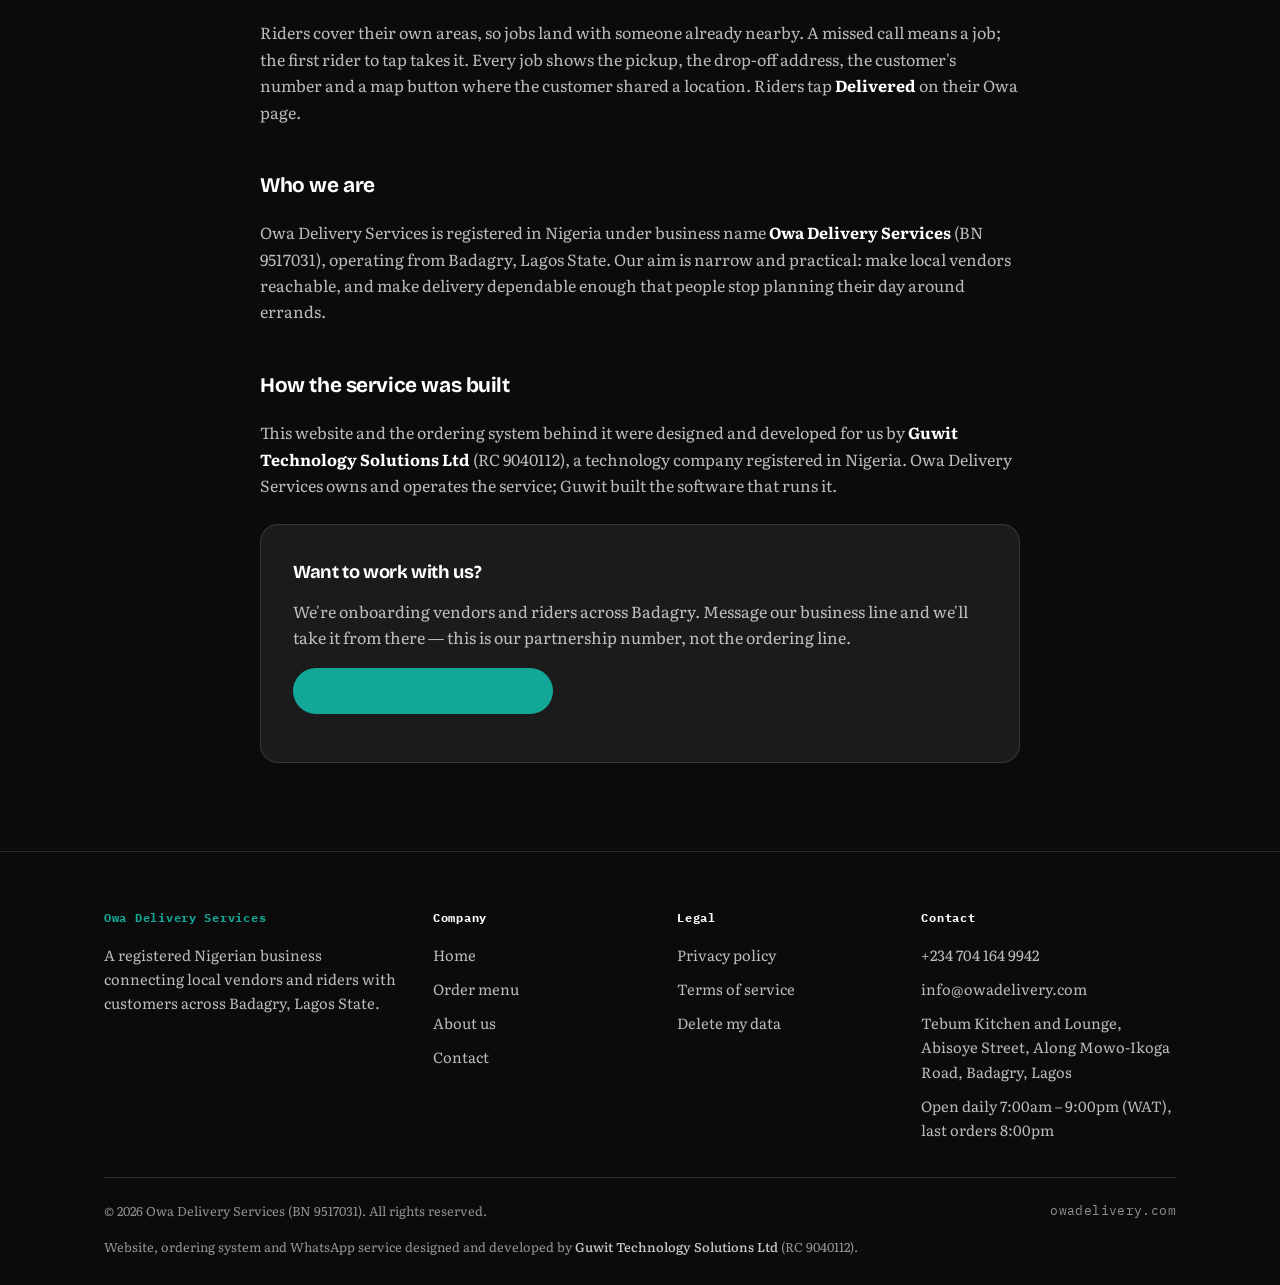
<file: about.html>
<!DOCTYPE html>
<html lang="en-NG">
<head>
<meta charset="UTF-8">
<meta name="viewport" content="width=device-width, initial-scale=1.0">
<title>About Owa Delivery Services — local delivery in Badagry, Lagos</title>
<meta name="description" content="Owa Delivery Services is a registered Nigerian business delivering food, cooking gas, pharmacy items, groceries, laundry, parcels and errands across Badagry, Lagos State.">
<meta name="author" content="Owa Delivery Services">
<meta name="developer" content="Guwit Technology Solutions Ltd (RC 9040112)">
<meta name="theme-color" content="#0B0B0B">
<meta name="robots" content="index,follow,max-image-preview:large">
<link rel="canonical" href="https://owadelivery.com/about.html">
<meta property="og:type" content="website">
<meta property="og:site_name" content="Owa Delivery Services">
<meta property="og:title" content="About Owa Delivery Services — local delivery in Badagry, Lagos">
<meta property="og:description" content="Owa Delivery Services is a registered Nigerian business delivering food, cooking gas, pharmacy items, groceries, laundry, parcels and errands across Badagry, Lagos State.">
<meta property="og:url" content="https://owadelivery.com/about.html">
<meta property="og:image" content="https://owadelivery.com/assets/og-cover.png">
<meta property="og:image:alt" content="Owa Delivery Services">
<meta property="og:locale" content="en_NG">
<meta name="twitter:card" content="summary_large_image">
<link rel="icon" href="/assets/favicon.png">
<link rel="author" href="/humans.txt">
<link rel="preconnect" href="https://fonts.googleapis.com">
<link rel="preconnect" href="https://fonts.gstatic.com" crossorigin>
<link href="https://fonts.googleapis.com/css2?family=Bricolage+Grotesque:opsz,wght@12..96,400;12..96,600;12..96,700&amp;family=Literata:opsz,wght@7..72,400;7..72,500&amp;family=IBM+Plex+Mono:wght@400;500&amp;display=swap" rel="stylesheet">
<link rel="stylesheet" href="/assets/style.css">
<script type="application/ld+json">
{"@context":"https://schema.org","@type":"BreadcrumbList","itemListElement":[
 {"@type":"ListItem","position":1,"name":"Home","item":"https://owadelivery.com/"},
 {"@type":"ListItem","position":2,"name":"About","item":"https://owadelivery.com/about.html"}]}
</script>
</head>
<body>

<a class="skip-link" href="#main">Skip to content</a>

<header>
  <div class="nav wrap">
    <a href="/" class="logo" aria-label="Owa Delivery Services — home">
      <img src="/assets/owa-logo.png" alt="Owa Delivery Services" width="36" height="36"
           onerror="this.onerror=null;this.src='/assets/owa-logo.svg'"></a>
    <nav class="nav-links" aria-label="Main">
      <a href="/">Home</a>
      <a href="https://app.owadelivery.com/">Order menu</a>
      <a href="/index.html#services">What we deliver</a>
      <a href="/about.html" class="active" aria-current="page">About</a>
      <a href="/contact.html">Contact</a>
    </nav>
    <a class="btn" href="https://wa.me/2347053594258?text=Hi">Start on WhatsApp</a>
  </div>
</header>

<main id="main">

<section class="page-head">
  <div class="wrap narrow">
    <div class="eyebrow">About us</div>
    <h1>We move what the day needs.</h1>
    <p class="lede">Owa Delivery Services began by carrying meals from Badagry kitchens.
      The riders were already on the road, so we started carrying everything else too.</p>
  </div>
</section>

<div class="wrap prose">
  <h2>What we do</h2>
  <p>Owa connects customers with local vendors and delivers the result. That covers cooked food,
    cooking gas refills, pharmacy and chemist items, groceries and market runs, laundry pick-up and
    return, point-to-point parcels and errands within our coverage area. You send <strong>Hi</strong> on
    WhatsApp, tap your order link, pay only after the shop confirms, and follow the order on its own page
    until it reaches your door.</p>

  <h2>Why a web page, WhatsApp and missed calls, not a big app</h2>
  <p>Most of our customers already have WhatsApp open, and most have limited phone storage and
    patchy data. Asking them to download an app, create an account and remember a password would
    lose more people than it served. So you can start with a simple <strong>Hi</strong> on WhatsApp, the
    menu is a light web page anyone can open, and your order has its own page you can add to your home
    screen in one tap.</p>
  <p>Data is often off, so when something needs you, Owa gives you a free missed call: it reaches any
    phone and costs you nothing. And if you have no internet at all, you can order by phone and we
    flash you from the same number when there is news.</p>

  <h2>How an order runs</h2>
  <ol>
    <li>You send <strong>Hi</strong> on WhatsApp and tap <strong>Order now</strong> (it logs you in), then pick your area, a service and a vendor.</li>
    <li>You add your items and your address. The total updates as you go.</li>
    <li>You tap <strong>Place order</strong>. Your order gets one number, like <span class="mono">OWA-K7F3P</span>.</li>
    <li>We confirm with the vendor that everything is available, and our team confirms the delivery fee.</li>
    <li>We give you a missed call, and the <strong>Pay</strong> button appears on your order page: card, transfer or USSD.</li>
    <li>The vendor prepares it, and a rider in your area collects it.</li>
    <li>Your order page shows the rider's name and number, and we flash you when the rider is coming.</li>
    <li>You tap <strong>I got it</strong> when it arrives.</li>
  </ol>

  <h2>For vendors</h2>
  <p>Vendors get a missed call for every new order and see it on their own Owa page, confirm
    availability with one tap, and mark it ready when it is. There is nothing to download from the
    Play Store and no dashboard to learn. Your menu goes live the same day.</p>

  <h2>For riders</h2>
  <p>Riders cover their own areas, so jobs land with someone already nearby. A missed call means a
    job; the first rider to tap takes it. Every job shows the pickup, the drop-off address, the
    customer's number and a map button where the customer shared a location. Riders tap
    <strong>Delivered</strong> on their Owa page.</p>

  <h2>Who we are</h2>
  <p>Owa Delivery Services is registered in Nigeria under business name
    <strong>Owa Delivery Services</strong> (BN 9517031), operating from Badagry, Lagos State.
    Our aim is narrow and practical: make local vendors reachable, and make delivery dependable
    enough that people stop planning their day around errands.</p>

  <h2>How the service was built</h2>
  <p>This website and the ordering system behind it were designed and developed for us by
    <strong>Guwit Technology Solutions Ltd</strong> (RC 9040112), a technology company registered in
    Nigeria. Owa Delivery Services owns and operates the service; Guwit built the software that runs it.</p>

  <div class="card">
    <h2 style="font-size:1.15rem;">Want to work with us?</h2>
    <p style="margin-top:10px;">We're onboarding vendors and riders across Badagry.
      Message our business line and we'll take it from there — this is our partnership number, not
      the ordering line.</p>
    <p style="margin-top:18px;">
      <a class="btn" href="https://wa.me/2347041649942?text=I%20want%20to%20partner%20with%20Owa"
         target="_blank" rel="noopener">Message us about partnering</a>
    </p>
  </div>
</div>
</main>

<footer>
  <div class="wrap">
    <div class="footer-grid">
      <div>
        <h4 style="color:var(--teal);">Owa Delivery Services</h4>
        <p style="max-width:36ch; margin-top:14px;">A registered Nigerian business connecting local
          vendors and riders with customers across Badagry, Lagos State.</p>
      </div>
      <div>
        <h4>Company</h4>
        <ul>
          <li><a href="/">Home</a></li>
          <li><a href="https://app.owadelivery.com/">Order menu</a></li>
          <li><a href="/about.html">About us</a></li>
          <li><a href="/contact.html">Contact</a></li>
        </ul>
      </div>
      <div>
        <h4>Legal</h4>
        <ul>
          <li><a href="/privacy.html">Privacy policy</a></li>
          <li><a href="/terms.html">Terms of service</a></li>
          <li><a href="/account-deletion.html">Delete my data</a></li>
        </ul>
      </div>
      <div>
        <h4>Contact</h4>
        <ul>
          <li><a href="tel:+2347041649942">+234 704 164 9942</a></li>
          <li><a href="mailto:info@owadelivery.com">info@owadelivery.com</a></li>
          <li>Tebum Kitchen and Lounge, Abisoye Street, Along Mowo-Ikoga Road, Badagry, Lagos</li>
          <li>Open daily 7:00am – 9:00pm (WAT), last orders 8:00pm</li>
        </ul>
      </div>
    </div>
    <div class="footer-bottom">
      <span>© 2026 Owa Delivery Services (BN 9517031). All rights reserved.</span>
      <span class="mono">owadelivery.com</span>
    </div>
    <div class="footer-credit">
      Website, ordering system and WhatsApp service designed and developed by
      <strong>Guwit Technology Solutions Ltd</strong> (RC 9040112).
    </div>
  </div>
</footer>

<script src="/assets/site.js" defer></script>
</body>
</html>
</file>
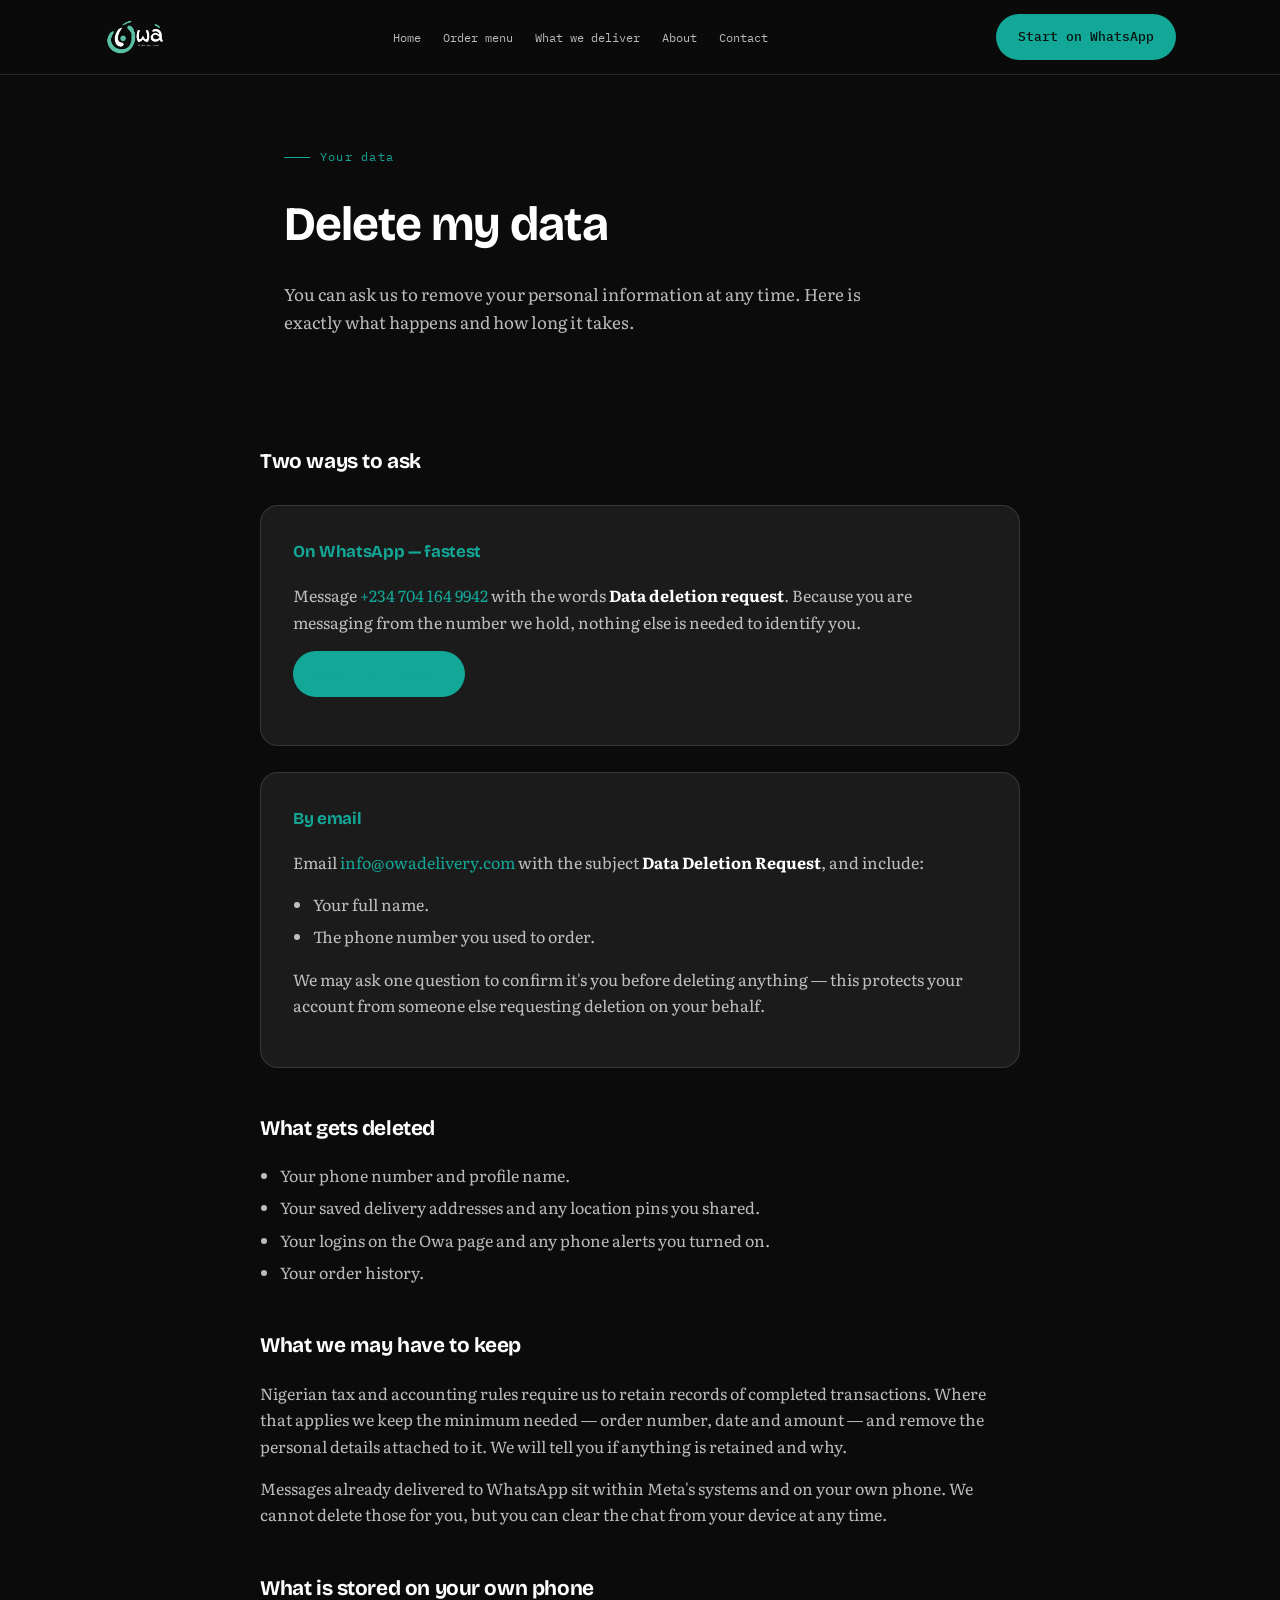
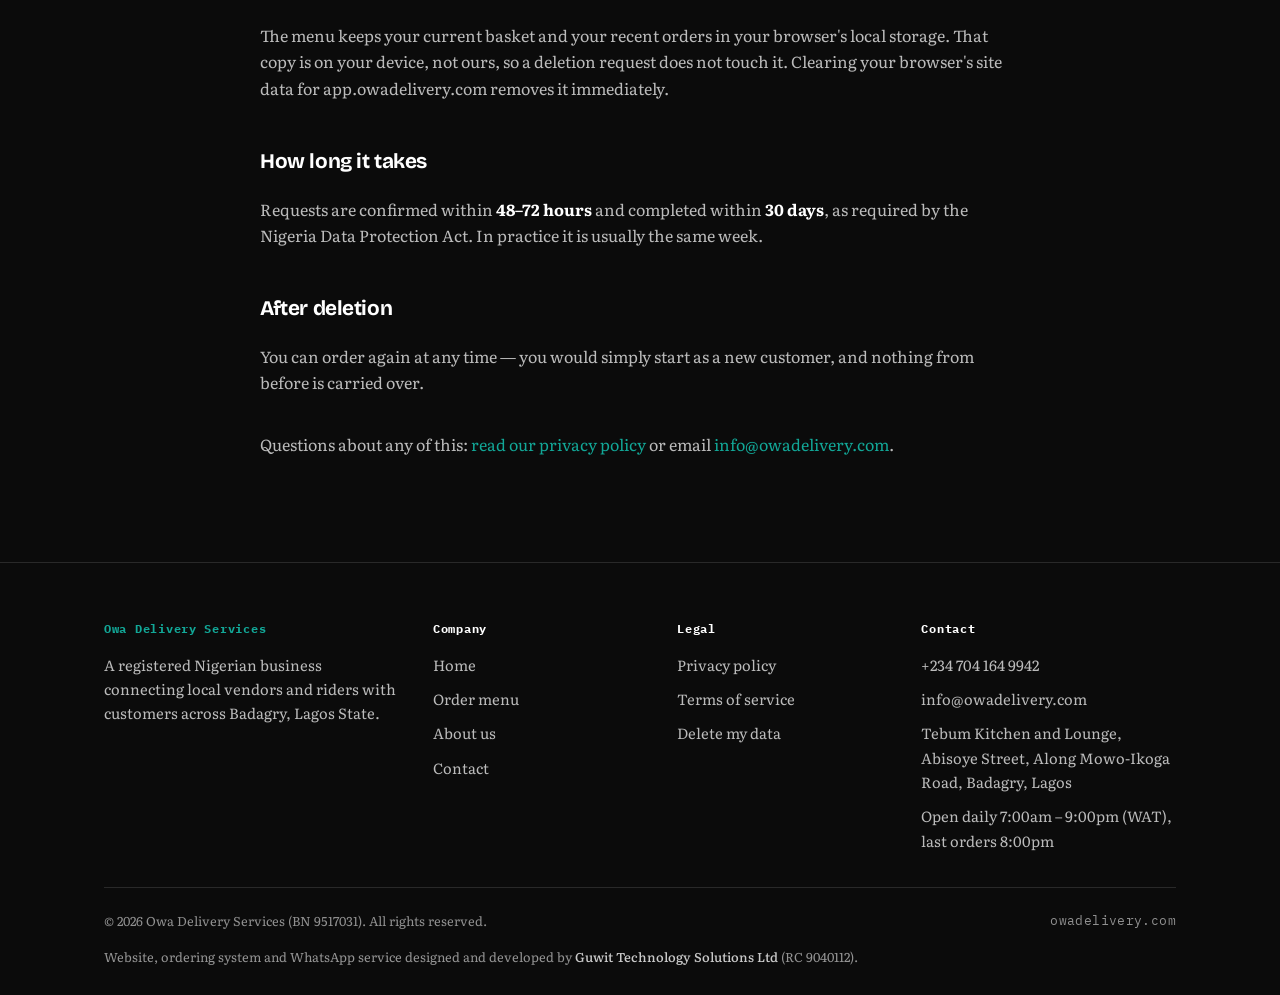
<file: account-deletion.html>
<!DOCTYPE html>
<html lang="en-NG">
<head>
<meta charset="UTF-8">
<meta name="viewport" content="width=device-width, initial-scale=1.0">
<title>Delete my data — Owa Delivery Services</title>
<meta name="description" content="Request deletion of your phone number, addresses, location pins and order history from Owa Delivery Services.">
<meta name="author" content="Owa Delivery Services">
<meta name="developer" content="Guwit Technology Solutions Ltd (RC 9040112)">
<meta name="theme-color" content="#0B0B0B">
<meta name="robots" content="index,follow,max-image-preview:large">
<link rel="canonical" href="https://owadelivery.com/account-deletion.html">
<meta property="og:type" content="website">
<meta property="og:site_name" content="Owa Delivery Services">
<meta property="og:title" content="Delete my data — Owa Delivery Services">
<meta property="og:description" content="Request deletion of your phone number, addresses, location pins and order history from Owa Delivery Services.">
<meta property="og:url" content="https://owadelivery.com/account-deletion.html">
<meta property="og:image" content="https://owadelivery.com/assets/og-cover.png">
<meta property="og:image:alt" content="Owa Delivery Services">
<meta property="og:locale" content="en_NG">
<meta name="twitter:card" content="summary_large_image">
<link rel="icon" href="/assets/favicon.png">
<link rel="author" href="/humans.txt">
<link rel="preconnect" href="https://fonts.googleapis.com">
<link rel="preconnect" href="https://fonts.gstatic.com" crossorigin>
<link href="https://fonts.googleapis.com/css2?family=Bricolage+Grotesque:opsz,wght@12..96,400;12..96,600;12..96,700&amp;family=Literata:opsz,wght@7..72,400;7..72,500&amp;family=IBM+Plex+Mono:wght@400;500&amp;display=swap" rel="stylesheet">
<link rel="stylesheet" href="/assets/style.css">
<script type="application/ld+json">
{"@context":"https://schema.org","@type":"BreadcrumbList","itemListElement":[
 {"@type":"ListItem","position":1,"name":"Home","item":"https://owadelivery.com/"},
 {"@type":"ListItem","position":2,"name":"Delete my data","item":"https://owadelivery.com/account-deletion.html"}]}
</script>
</head>
<body>

<a class="skip-link" href="#main">Skip to content</a>

<header>
  <div class="nav wrap">
    <a href="/" class="logo" aria-label="Owa Delivery Services — home">
      <img src="/assets/owa-logo.png" alt="Owa Delivery Services" width="36" height="36"
           onerror="this.onerror=null;this.src='/assets/owa-logo.svg'"></a>
    <nav class="nav-links" aria-label="Main">
      <a href="/">Home</a>
      <a href="https://app.owadelivery.com/">Order menu</a>
      <a href="/index.html#services">What we deliver</a>
      <a href="/about.html">About</a>
      <a href="/contact.html">Contact</a>
    </nav>
    <a class="btn" href="https://wa.me/2347053594258?text=Hi">Start on WhatsApp</a>
  </div>
</header>

<main id="main">

<section class="page-head">
  <div class="wrap narrow">
    <div class="eyebrow">Your data</div>
    <h1>Delete my data</h1>
    <p class="lede">You can ask us to remove your personal information at any time.
      Here is exactly what happens and how long it takes.</p>
  </div>
</section>

<div class="wrap prose">
  <h2>Two ways to ask</h2>

  <div class="card">
    <h3 style="margin-top:0;">On WhatsApp — fastest</h3>
    <p>Message <a href="https://wa.me/2347041649942?text=Data%20deletion%20request" target="_blank"
      rel="noopener">+234 704 164 9942</a> with the words <strong>Data deletion request</strong>.
      Because you are messaging from the number we hold, nothing else is needed to identify you.</p>
    <p style="margin-top:16px;">
      <a class="btn" href="https://wa.me/2347041649942?text=Data%20deletion%20request"
         target="_blank" rel="noopener">Send the request</a>
    </p>
  </div>

  <div class="card">
    <h3 style="margin-top:0;">By email</h3>
    <p>Email <a href="mailto:info@owadelivery.com?subject=Data%20Deletion%20Request">info@owadelivery.com</a>
      with the subject <strong>Data Deletion Request</strong>, and include:</p>
    <ul>
      <li>Your full name.</li>
      <li>The phone number you used to order.</li>
    </ul>
    <p>We may ask one question to confirm it's you before deleting anything — this protects your
      account from someone else requesting deletion on your behalf.</p>
  </div>

  <h2>What gets deleted</h2>
  <ul>
    <li>Your phone number and profile name.</li>
    <li>Your saved delivery addresses and any location pins you shared.</li>
    <li>Your logins on the Owa page and any phone alerts you turned on.</li>
    <li>Your order history.</li>
  </ul>

  <h2>What we may have to keep</h2>
  <p>Nigerian tax and accounting rules require us to retain records of completed transactions.
    Where that applies we keep the minimum needed — order number, date and amount — and remove the
    personal details attached to it. We will tell you if anything is retained and why.</p>
  <p>Messages already delivered to WhatsApp sit within Meta's systems and on your own phone.
    We cannot delete those for you, but you can clear the chat from your device at any time.</p>

  <h2>What is stored on your own phone</h2>
  <p>The menu keeps your current basket and your recent orders in your browser's local storage. That
    copy is on your device, not ours, so a deletion request does not touch it. Clearing your browser's
    site data for app.owadelivery.com removes it immediately.</p>

  <h2>How long it takes</h2>
  <p>Requests are confirmed within <strong>48–72 hours</strong> and completed within
    <strong>30 days</strong>, as required by the Nigeria Data Protection Act. In practice it is
    usually the same week.</p>

  <h2>After deletion</h2>
  <p>You can order again at any time — you would simply start as a new customer, and nothing from
    before is carried over.</p>

  <p style="margin-top:36px;">Questions about any of this: <a href="/privacy.html">read our privacy policy</a>
    or email <a href="mailto:info@owadelivery.com">info@owadelivery.com</a>.</p>
</div>
</main>

<footer>
  <div class="wrap">
    <div class="footer-grid">
      <div>
        <h4 style="color:var(--teal);">Owa Delivery Services</h4>
        <p style="max-width:36ch; margin-top:14px;">A registered Nigerian business connecting local
          vendors and riders with customers across Badagry, Lagos State.</p>
      </div>
      <div>
        <h4>Company</h4>
        <ul>
          <li><a href="/">Home</a></li>
          <li><a href="https://app.owadelivery.com/">Order menu</a></li>
          <li><a href="/about.html">About us</a></li>
          <li><a href="/contact.html">Contact</a></li>
        </ul>
      </div>
      <div>
        <h4>Legal</h4>
        <ul>
          <li><a href="/privacy.html">Privacy policy</a></li>
          <li><a href="/terms.html">Terms of service</a></li>
          <li><a href="/account-deletion.html">Delete my data</a></li>
        </ul>
      </div>
      <div>
        <h4>Contact</h4>
        <ul>
          <li><a href="tel:+2347041649942">+234 704 164 9942</a></li>
          <li><a href="mailto:info@owadelivery.com">info@owadelivery.com</a></li>
          <li>Tebum Kitchen and Lounge, Abisoye Street, Along Mowo-Ikoga Road, Badagry, Lagos</li>
          <li>Open daily 7:00am – 9:00pm (WAT), last orders 8:00pm</li>
        </ul>
      </div>
    </div>
    <div class="footer-bottom">
      <span>© 2026 Owa Delivery Services (BN 9517031). All rights reserved.</span>
      <span class="mono">owadelivery.com</span>
    </div>
    <div class="footer-credit">
      Website, ordering system and WhatsApp service designed and developed by
      <strong>Guwit Technology Solutions Ltd</strong> (RC 9040112).
    </div>
  </div>
</footer>

<script src="/assets/site.js" defer></script>
</body>
</html>
</file>
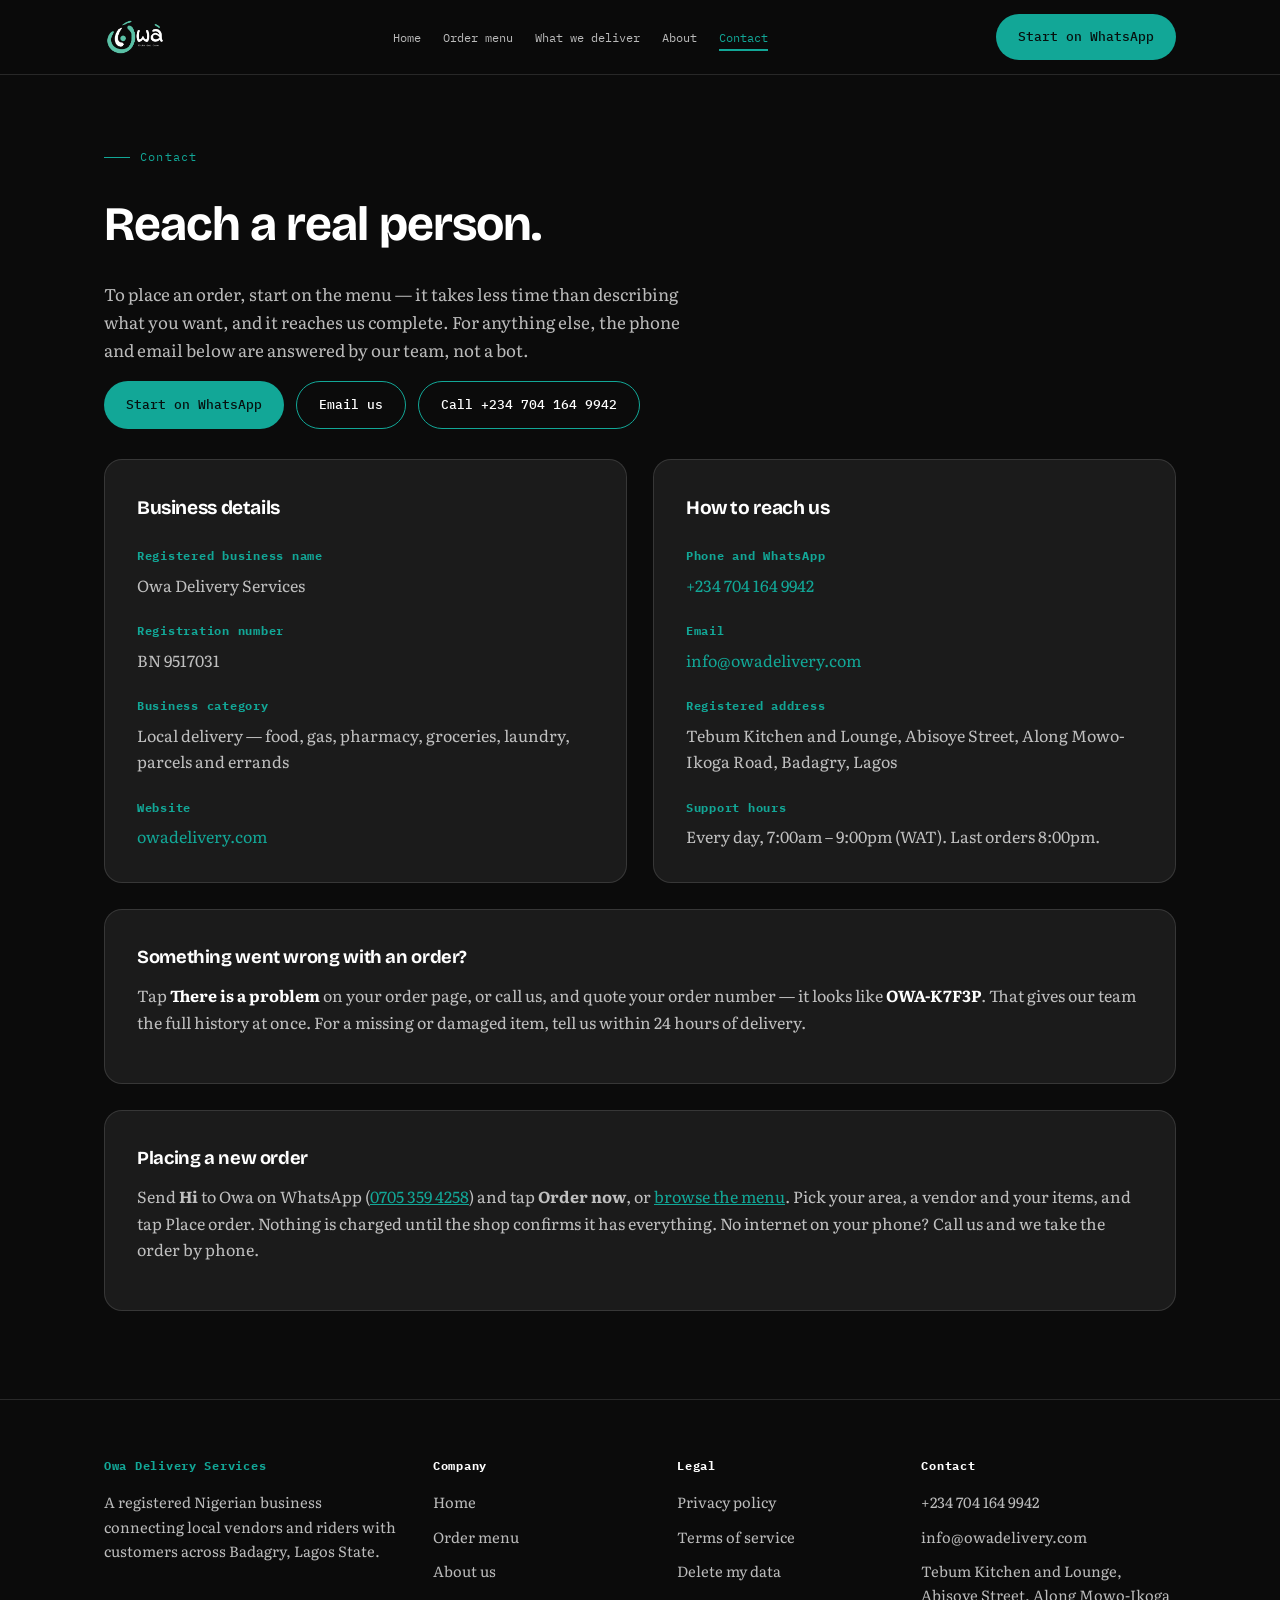
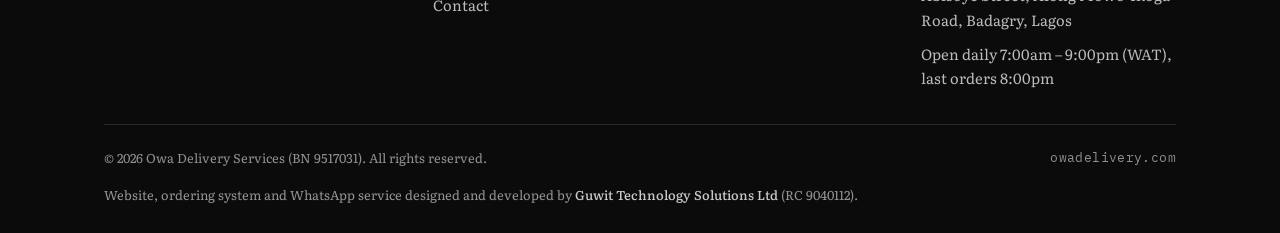
<file: contact.html>
<!DOCTYPE html>
<html lang="en-NG">
<head>
<meta charset="UTF-8">
<meta name="viewport" content="width=device-width, initial-scale=1.0">
<title>Contact Owa Delivery Services — Badagry, Lagos</title>
<meta name="description" content="Phone, email, registered address, business registration number and support hours for Owa Delivery Services in Badagry, Lagos State.">
<meta name="author" content="Owa Delivery Services">
<meta name="developer" content="Guwit Technology Solutions Ltd (RC 9040112)">
<meta name="theme-color" content="#0B0B0B">
<meta name="robots" content="index,follow,max-image-preview:large">
<link rel="canonical" href="https://owadelivery.com/contact.html">
<meta property="og:type" content="website">
<meta property="og:site_name" content="Owa Delivery Services">
<meta property="og:title" content="Contact Owa Delivery Services — Badagry, Lagos">
<meta property="og:description" content="Phone, email, registered address, business registration number and support hours for Owa Delivery Services in Badagry, Lagos State.">
<meta property="og:url" content="https://owadelivery.com/contact.html">
<meta property="og:image" content="https://owadelivery.com/assets/og-cover.png">
<meta property="og:image:alt" content="Owa Delivery Services">
<meta property="og:locale" content="en_NG">
<meta name="twitter:card" content="summary_large_image">
<link rel="icon" href="/assets/favicon.png">
<link rel="author" href="/humans.txt">
<link rel="preconnect" href="https://fonts.googleapis.com">
<link rel="preconnect" href="https://fonts.gstatic.com" crossorigin>
<link href="https://fonts.googleapis.com/css2?family=Bricolage+Grotesque:opsz,wght@12..96,400;12..96,600;12..96,700&amp;family=Literata:opsz,wght@7..72,400;7..72,500&amp;family=IBM+Plex+Mono:wght@400;500&amp;display=swap" rel="stylesheet">
<link rel="stylesheet" href="/assets/style.css">
<script type="application/ld+json">
{"@context":"https://schema.org","@type":"BreadcrumbList","itemListElement":[
 {"@type":"ListItem","position":1,"name":"Home","item":"https://owadelivery.com/"},
 {"@type":"ListItem","position":2,"name":"Contact","item":"https://owadelivery.com/contact.html"}]}
</script>
</head>
<body>

<a class="skip-link" href="#main">Skip to content</a>

<header>
  <div class="nav wrap">
    <a href="/" class="logo" aria-label="Owa Delivery Services — home">
      <img src="/assets/owa-logo.png" alt="Owa Delivery Services" width="36" height="36"
           onerror="this.onerror=null;this.src='/assets/owa-logo.svg'"></a>
    <nav class="nav-links" aria-label="Main">
      <a href="/">Home</a>
      <a href="https://app.owadelivery.com/">Order menu</a>
      <a href="/index.html#services">What we deliver</a>
      <a href="/about.html">About</a>
      <a href="/contact.html" class="active" aria-current="page">Contact</a>
    </nav>
    <a class="btn" href="https://wa.me/2347053594258?text=Hi">Start on WhatsApp</a>
  </div>
</header>

<main id="main">

<section class="page-head">
  <div class="wrap">
    <div class="eyebrow">Contact</div>
    <h1>Reach a real person.</h1>
    <p class="lede">To place an order, start on the menu — it takes less time than describing what
      you want, and it reaches us complete. For anything else, the phone and email below are
      answered by our team, not a bot.</p>
  </div>
</section>

<div class="wrap" style="padding-bottom:88px;">
  <div style="margin-top:8px; display:flex; gap:12px; flex-wrap:wrap;">
    <a class="btn" href="https://wa.me/2347053594258?text=Hi">Start on WhatsApp</a>
    <a class="btn btn-ghost" href="mailto:info@owadelivery.com">Email us</a>
    <a class="btn btn-ghost" href="tel:+2347041649942">Call +234 704 164 9942</a>
  </div>

  <div class="info-grid">
    <div class="card">
      <h2 style="font-size:1.2rem;">Business details</h2>
      <div style="margin-top:22px;">
        <div class="info-item">
          <h4>Registered business name</h4>
          <p>Owa Delivery Services</p>
        </div>
        <div class="info-item">
          <h4>Registration number</h4>
          <p>BN 9517031</p>
        </div>
        <div class="info-item">
          <h4>Business category</h4>
          <p>Local delivery — food, gas, pharmacy, groceries, laundry, parcels and errands</p>
        </div>
        <div class="info-item">
          <h4>Website</h4>
          <p><a href="https://owadelivery.com/">owadelivery.com</a></p>
        </div>
      </div>
    </div>

    <div class="card">
      <h2 style="font-size:1.2rem;">How to reach us</h2>
      <div style="margin-top:22px;">
        <div class="info-item">
          <h4>Phone and WhatsApp</h4>
          <p><a href="tel:+2347041649942">+234 704 164 9942</a></p>
        </div>
        <div class="info-item">
          <h4>Email</h4>
          <p><a href="mailto:info@owadelivery.com">info@owadelivery.com</a></p>
        </div>
        <div class="info-item">
          <h4>Registered address</h4>
          <p>Tebum Kitchen and Lounge, Abisoye Street, Along Mowo-Ikoga Road, Badagry, Lagos</p>
        </div>
        <div class="info-item">
          <h4>Support hours</h4>
          <p>Every day, 7:00am – 9:00pm (WAT). Last orders 8:00pm.</p>
        </div>
      </div>
    </div>
  </div>

  <div class="card">
    <h2 style="font-size:1.15rem;">Something went wrong with an order?</h2>
    <p style="margin-top:10px; color:var(--text-soft);">
      Tap <strong style="color:var(--white);">There is a problem</strong> on your order page, or call us,
      and quote your order number — it looks like <strong style="color:var(--white);">OWA-K7F3P</strong>.
      That gives our team the full history at once. For a missing or damaged item, tell us within 24
      hours of delivery.</p>
  </div>

  <div class="card">
    <h2 style="font-size:1.15rem;">Placing a new order</h2>
    <p style="margin-top:10px; color:var(--text-soft);">
      Send <strong>Hi</strong> to Owa on WhatsApp (<a href="https://wa.me/2347053594258?text=Hi" style="color:var(--teal);">0705 359 4258</a>)
      and tap <strong>Order now</strong>, or <a href="https://app.owadelivery.com/" style="color:var(--teal);">browse the menu</a>. Pick your area, a vendor and your items, and
      tap Place order. Nothing is charged until the shop confirms it has everything. No internet on your
      phone? Call us and we take the order by phone.</p>
  </div>
</div>
</main>

<footer>
  <div class="wrap">
    <div class="footer-grid">
      <div>
        <h4 style="color:var(--teal);">Owa Delivery Services</h4>
        <p style="max-width:36ch; margin-top:14px;">A registered Nigerian business connecting local
          vendors and riders with customers across Badagry, Lagos State.</p>
      </div>
      <div>
        <h4>Company</h4>
        <ul>
          <li><a href="/">Home</a></li>
          <li><a href="https://app.owadelivery.com/">Order menu</a></li>
          <li><a href="/about.html">About us</a></li>
          <li><a href="/contact.html">Contact</a></li>
        </ul>
      </div>
      <div>
        <h4>Legal</h4>
        <ul>
          <li><a href="/privacy.html">Privacy policy</a></li>
          <li><a href="/terms.html">Terms of service</a></li>
          <li><a href="/account-deletion.html">Delete my data</a></li>
        </ul>
      </div>
      <div>
        <h4>Contact</h4>
        <ul>
          <li><a href="tel:+2347041649942">+234 704 164 9942</a></li>
          <li><a href="mailto:info@owadelivery.com">info@owadelivery.com</a></li>
          <li>Tebum Kitchen and Lounge, Abisoye Street, Along Mowo-Ikoga Road, Badagry, Lagos</li>
          <li>Open daily 7:00am – 9:00pm (WAT), last orders 8:00pm</li>
        </ul>
      </div>
    </div>
    <div class="footer-bottom">
      <span>© 2026 Owa Delivery Services (BN 9517031). All rights reserved.</span>
      <span class="mono">owadelivery.com</span>
    </div>
    <div class="footer-credit">
      Website, ordering system and WhatsApp service designed and developed by
      <strong>Guwit Technology Solutions Ltd</strong> (RC 9040112).
    </div>
  </div>
</footer>

<script src="/assets/site.js" defer></script>
</body>
</html>
</file>
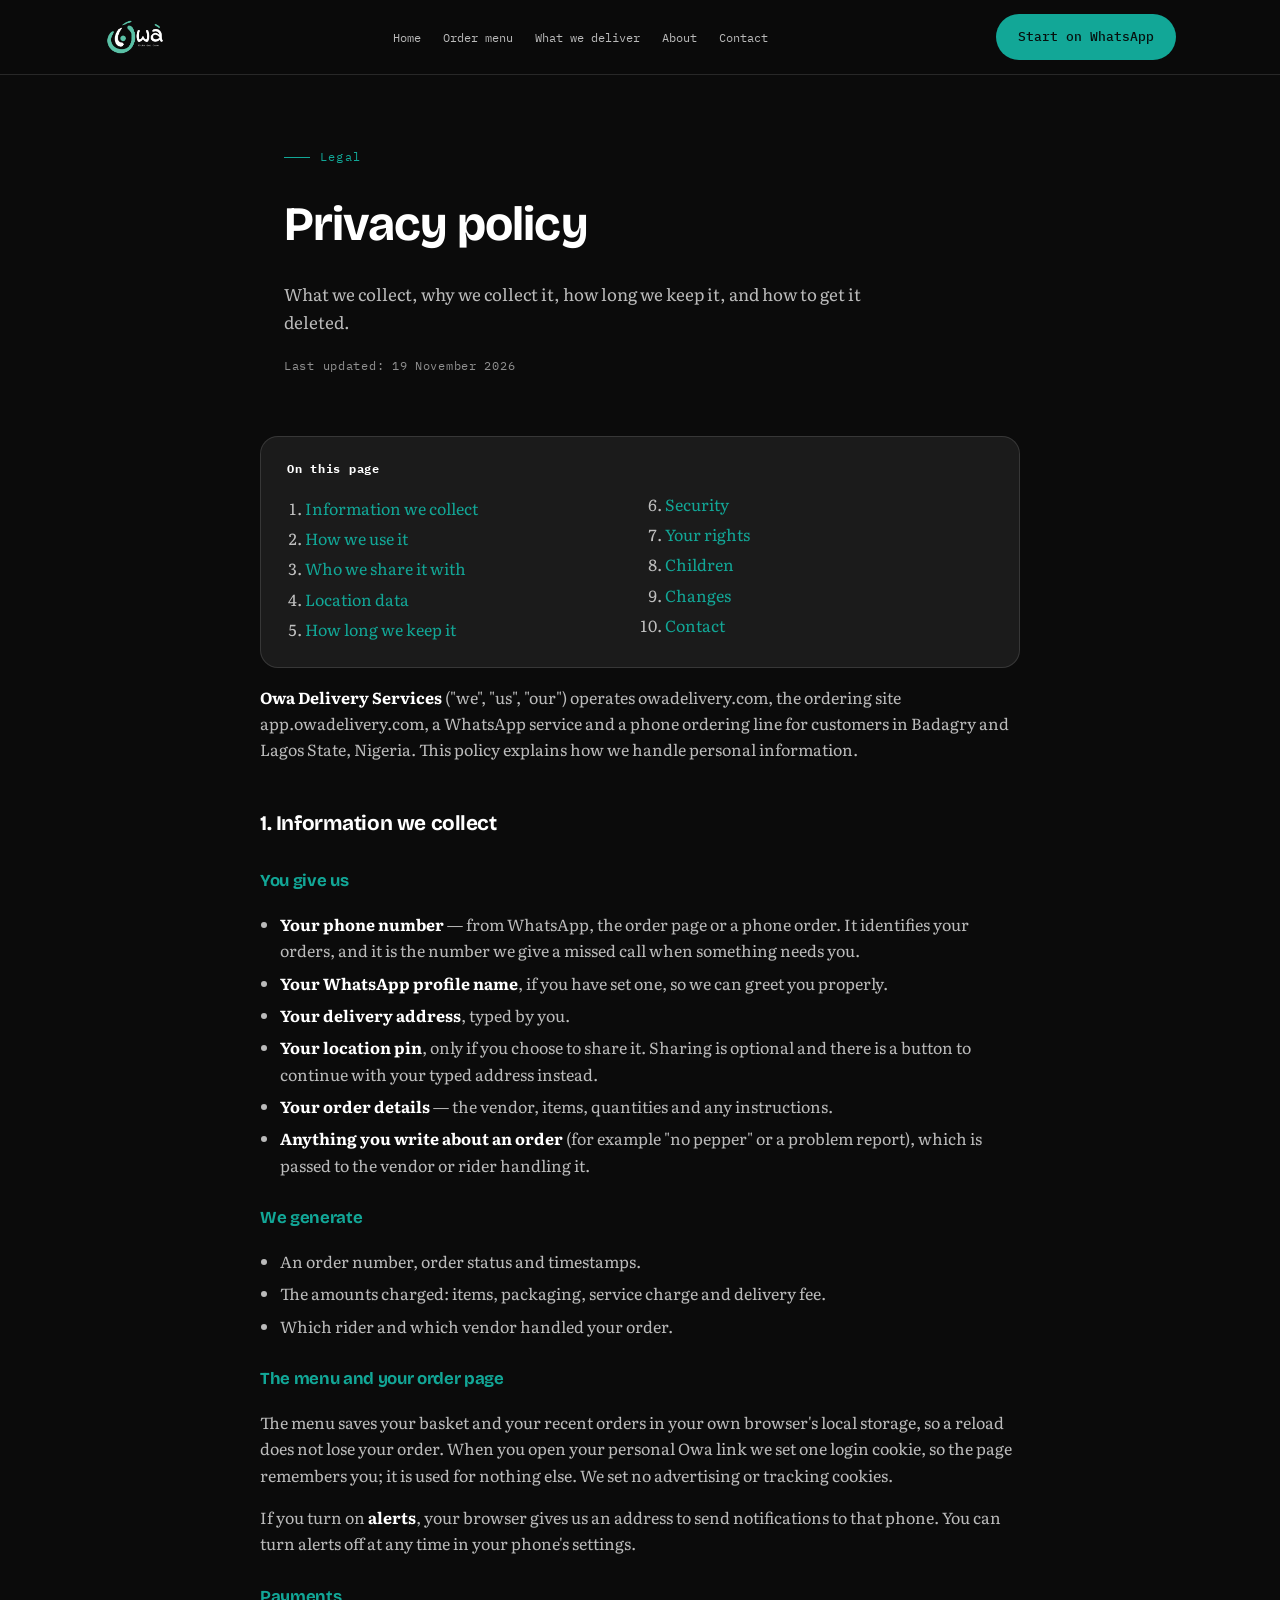
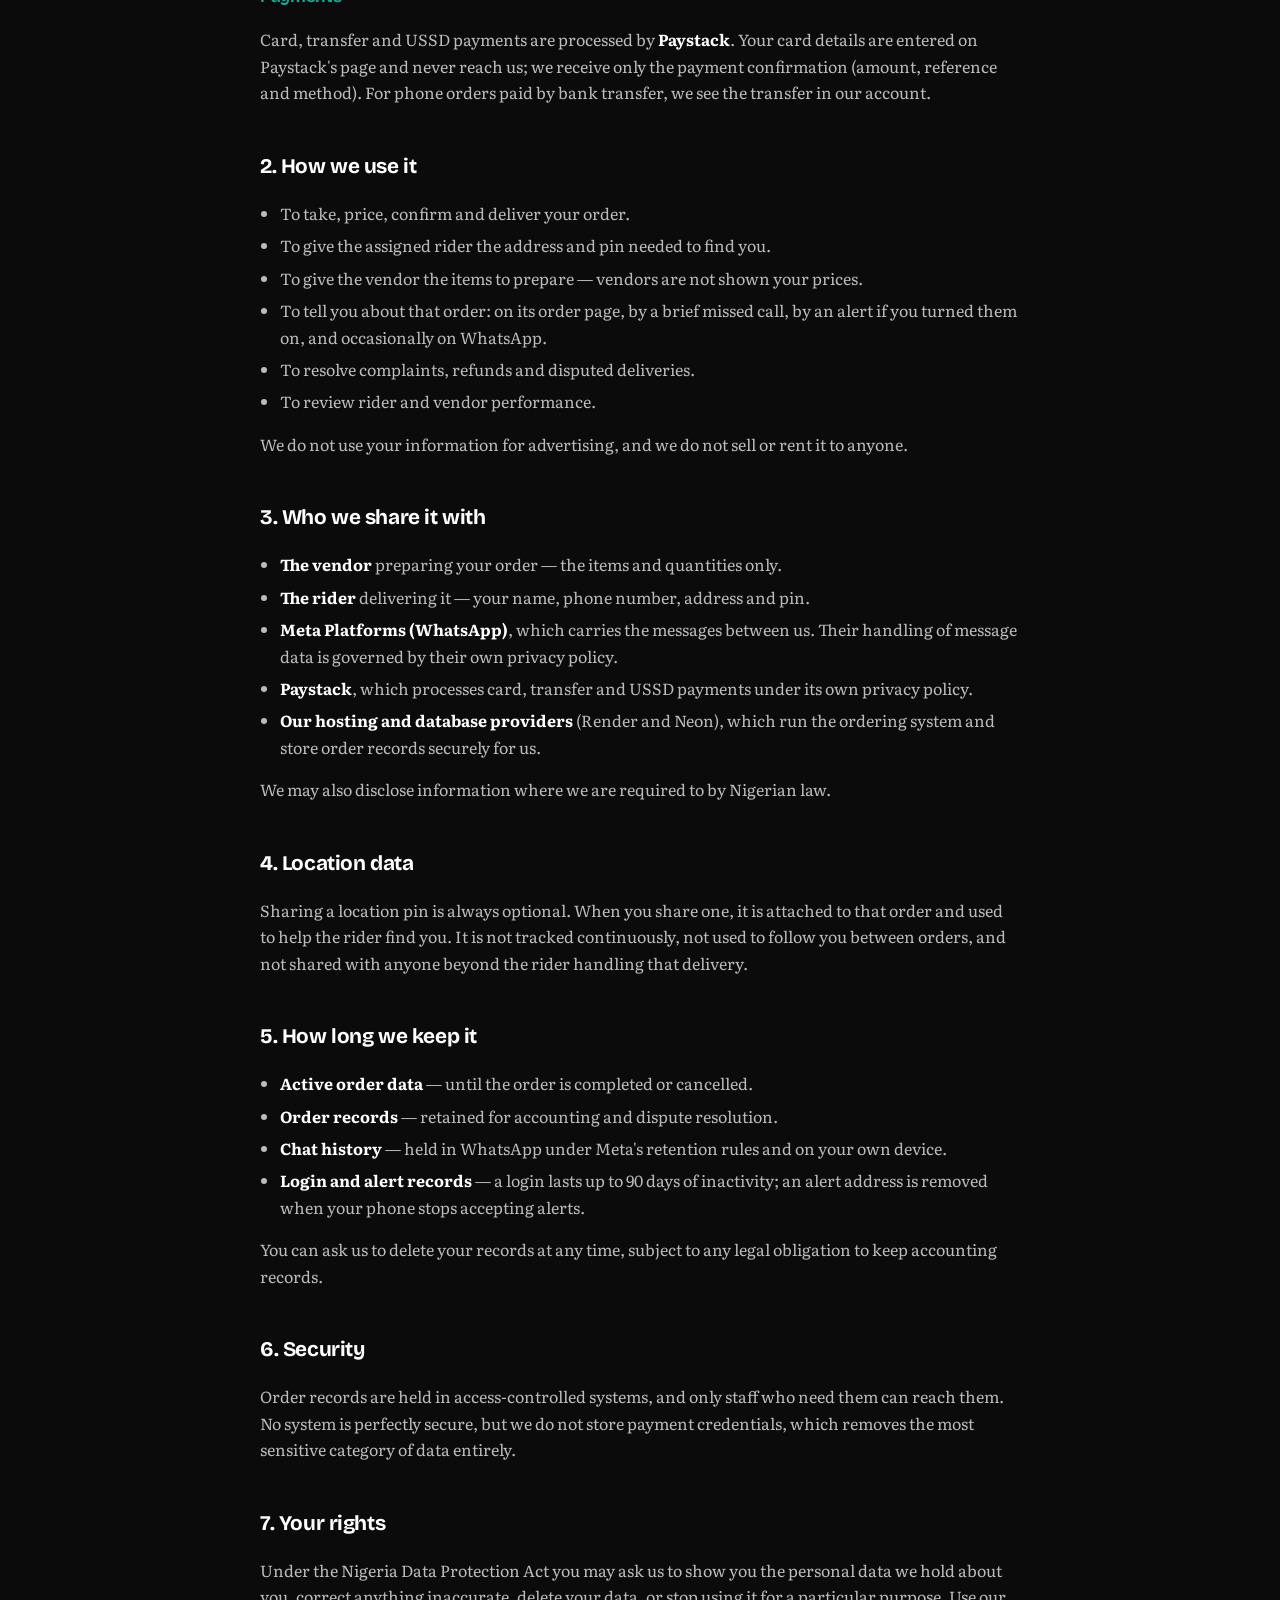
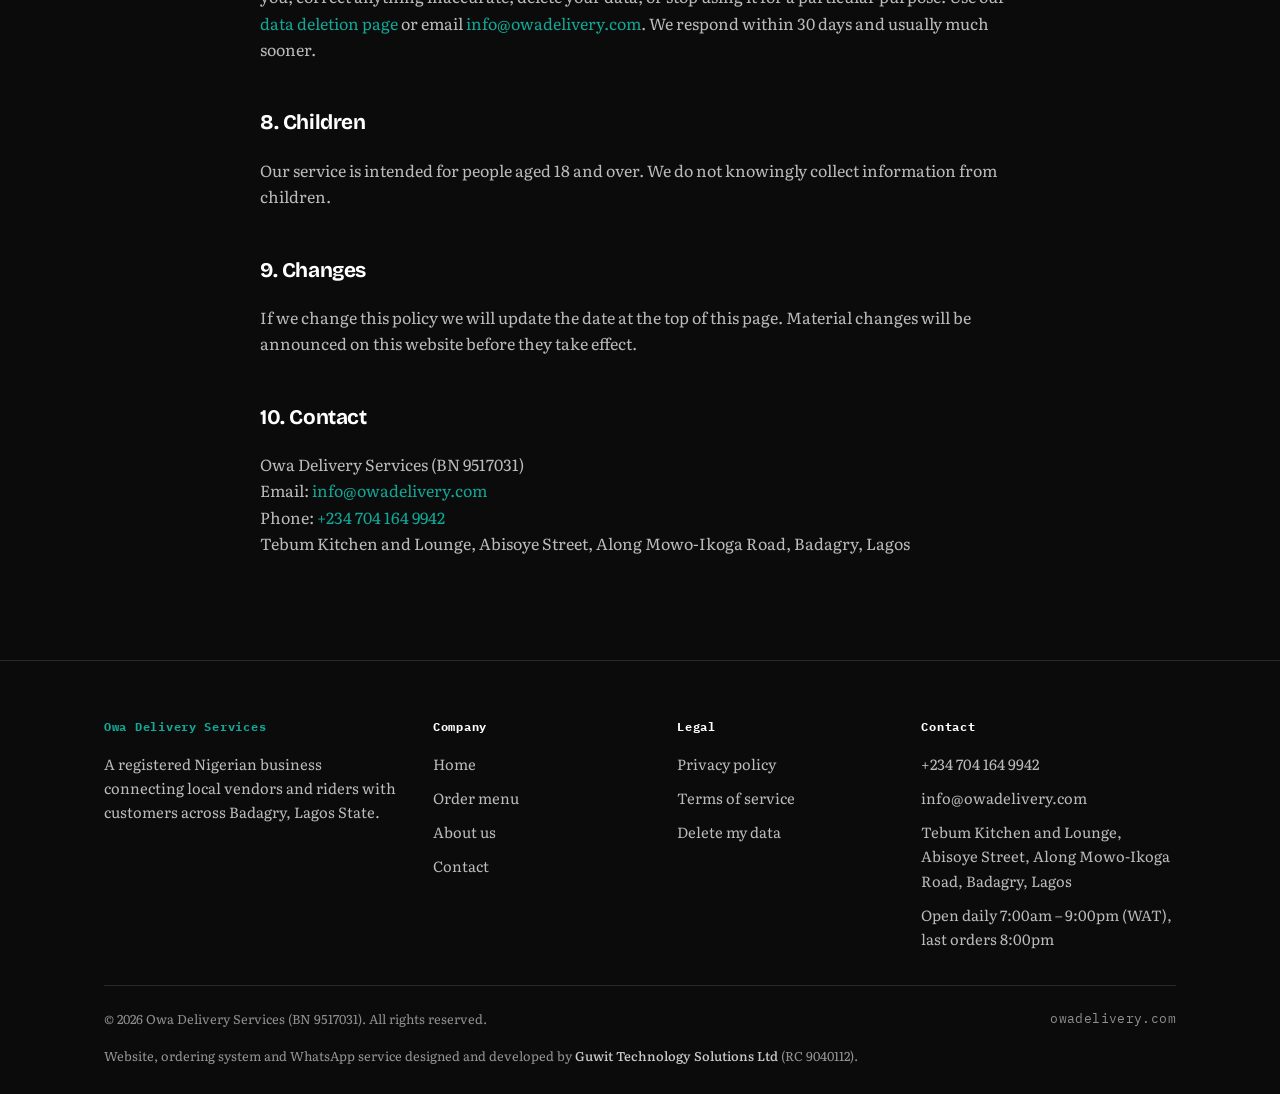
<file: privacy.html>
<!DOCTYPE html>
<html lang="en-NG">
<head>
<meta charset="UTF-8">
<meta name="viewport" content="width=device-width, initial-scale=1.0">
<title>Privacy Policy — Owa Delivery Services</title>
<meta name="description" content="How Owa Delivery Services collects, uses, stores and deletes customer information, including WhatsApp messages and optional location pins.">
<meta name="author" content="Owa Delivery Services">
<meta name="developer" content="Guwit Technology Solutions Ltd (RC 9040112)">
<meta name="theme-color" content="#0B0B0B">
<meta name="robots" content="index,follow,max-image-preview:large">
<link rel="canonical" href="https://owadelivery.com/privacy.html">
<meta property="og:type" content="website">
<meta property="og:site_name" content="Owa Delivery Services">
<meta property="og:title" content="Privacy Policy — Owa Delivery Services">
<meta property="og:description" content="How Owa Delivery Services collects, uses, stores and deletes customer information, including WhatsApp messages and optional location pins.">
<meta property="og:url" content="https://owadelivery.com/privacy.html">
<meta property="og:image" content="https://owadelivery.com/assets/og-cover.png">
<meta property="og:image:alt" content="Owa Delivery Services">
<meta property="og:locale" content="en_NG">
<meta name="twitter:card" content="summary_large_image">
<link rel="icon" href="/assets/favicon.png">
<link rel="author" href="/humans.txt">
<link rel="preconnect" href="https://fonts.googleapis.com">
<link rel="preconnect" href="https://fonts.gstatic.com" crossorigin>
<link href="https://fonts.googleapis.com/css2?family=Bricolage+Grotesque:opsz,wght@12..96,400;12..96,600;12..96,700&amp;family=Literata:opsz,wght@7..72,400;7..72,500&amp;family=IBM+Plex+Mono:wght@400;500&amp;display=swap" rel="stylesheet">
<link rel="stylesheet" href="/assets/style.css">
<script type="application/ld+json">
{"@context":"https://schema.org","@type":"BreadcrumbList","itemListElement":[
 {"@type":"ListItem","position":1,"name":"Home","item":"https://owadelivery.com/"},
 {"@type":"ListItem","position":2,"name":"Privacy policy","item":"https://owadelivery.com/privacy.html"}]}
</script>
</head>
<body>

<a class="skip-link" href="#main">Skip to content</a>

<header>
  <div class="nav wrap">
    <a href="/" class="logo" aria-label="Owa Delivery Services — home">
      <img src="/assets/owa-logo.png" alt="Owa Delivery Services" width="36" height="36"
           onerror="this.onerror=null;this.src='/assets/owa-logo.svg'"></a>
    <nav class="nav-links" aria-label="Main">
      <a href="/">Home</a>
      <a href="https://app.owadelivery.com/">Order menu</a>
      <a href="/index.html#services">What we deliver</a>
      <a href="/about.html">About</a>
      <a href="/contact.html">Contact</a>
    </nav>
    <a class="btn" href="https://wa.me/2347053594258?text=Hi">Start on WhatsApp</a>
  </div>
</header>

<main id="main">

<section class="page-head">
  <div class="wrap narrow">
    <div class="eyebrow">Legal</div>
    <h1>Privacy policy</h1>
    <p class="lede">What we collect, why we collect it, how long we keep it, and how to get it deleted.</p>
    <p class="updated" style="margin-top:20px;">Last updated: 19 November 2026</p>
  </div>
</section>

<div class="wrap prose">
  <div class="toc">
    <h2>On this page</h2>
    <ol>
      <li><a href="#p1">Information we collect</a></li>
      <li><a href="#p2">How we use it</a></li>
      <li><a href="#p3">Who we share it with</a></li>
      <li><a href="#p4">Location data</a></li>
      <li><a href="#p5">How long we keep it</a></li>
      <li><a href="#p6">Security</a></li>
      <li><a href="#p7">Your rights</a></li>
      <li><a href="#p8">Children</a></li>
      <li><a href="#p9">Changes</a></li>
      <li><a href="#p10">Contact</a></li>
    </ol>
  </div>

  <p><strong>Owa Delivery Services</strong> ("we", "us", "our") operates owadelivery.com, the ordering
    site app.owadelivery.com, a WhatsApp service and a phone ordering line for customers in Badagry and
    Lagos State, Nigeria. This policy explains how we handle personal information.</p>

  <h2 id="p1">1. Information we collect</h2>
  <h3>You give us</h3>
  <ul>
    <li><strong>Your phone number</strong> — from WhatsApp, the order page or a phone order. It identifies
      your orders, and it is the number we give a missed call when something needs you.</li>
    <li><strong>Your WhatsApp profile name</strong>, if you have set one, so we can greet you properly.</li>
    <li><strong>Your delivery address</strong>, typed by you.</li>
    <li><strong>Your location pin</strong>, only if you choose to share it. Sharing is optional and
      there is a button to continue with your typed address instead.</li>
    <li><strong>Your order details</strong> — the vendor, items, quantities and any instructions.</li>
    <li><strong>Anything you write about an order</strong> (for example "no pepper" or a problem report),
      which is passed to the vendor or rider handling it.</li>
  </ul>
  <h3>We generate</h3>
  <ul>
    <li>An order number, order status and timestamps.</li>
    <li>The amounts charged: items, packaging, service charge and delivery fee.</li>
    <li>Which rider and which vendor handled your order.</li>
  </ul>
  <h3>The menu and your order page</h3>
  <p>The menu saves your basket and your recent orders in your own browser's local storage, so a reload
    does not lose your order. When you open your personal Owa link we set one login cookie, so the page
    remembers you; it is used for nothing else. We set no advertising or tracking cookies.</p>
  <p>If you turn on <strong>alerts</strong>, your browser gives us an address to send notifications to
    that phone. You can turn alerts off at any time in your phone's settings.</p>
  <h3>Payments</h3>
  <p>Card, transfer and USSD payments are processed by <strong>Paystack</strong>. Your card details are
    entered on Paystack's page and never reach us; we receive only the payment confirmation (amount,
    reference and method). For phone orders paid by bank transfer, we see the transfer in our account.</p>

  <h2 id="p2">2. How we use it</h2>
  <ul>
    <li>To take, price, confirm and deliver your order.</li>
    <li>To give the assigned rider the address and pin needed to find you.</li>
    <li>To give the vendor the items to prepare — vendors are not shown your prices.</li>
    <li>To tell you about that order: on its order page, by a brief missed call, by an alert if you turned
      them on, and occasionally on WhatsApp.</li>
    <li>To resolve complaints, refunds and disputed deliveries.</li>
    <li>To review rider and vendor performance.</li>
  </ul>
  <p>We do not use your information for advertising, and we do not sell or rent it to anyone.</p>

  <h2 id="p3">3. Who we share it with</h2>
  <ul>
    <li><strong>The vendor</strong> preparing your order — the items and quantities only.</li>
    <li><strong>The rider</strong> delivering it — your name, phone number, address and pin.</li>
    <li><strong>Meta Platforms (WhatsApp)</strong>, which carries the messages between us. Their
      handling of message data is governed by their own privacy policy.</li>
    <li><strong>Paystack</strong>, which processes card, transfer and USSD payments under its own privacy policy.</li>
    <li><strong>Our hosting and database providers</strong> (Render and Neon), which run the ordering
      system and store order records securely for us.</li>
  </ul>
  <p>We may also disclose information where we are required to by Nigerian law.</p>

  <h2 id="p4">4. Location data</h2>
  <p>Sharing a location pin is always optional. When you share one, it is attached to that order and
    used to help the rider find you. It is not tracked continuously, not used to follow you between
    orders, and not shared with anyone beyond the rider handling that delivery.</p>

  <h2 id="p5">5. How long we keep it</h2>
  <ul>
    <li><strong>Active order data</strong> — until the order is completed or cancelled.</li>
    <li><strong>Order records</strong> — retained for accounting and dispute resolution.</li>
    <li><strong>Chat history</strong> — held in WhatsApp under Meta's retention rules and on your own device.</li>
    <li><strong>Login and alert records</strong> — a login lasts up to 90 days of inactivity; an alert
      address is removed when your phone stops accepting alerts.</li>
  </ul>
  <p>You can ask us to delete your records at any time, subject to any legal obligation to keep
    accounting records.</p>

  <h2 id="p6">6. Security</h2>
  <p>Order records are held in access-controlled systems, and only staff who need them can reach them.
    No system is perfectly secure, but we do not store payment credentials, which removes the most
    sensitive category of data entirely.</p>

  <h2 id="p7">7. Your rights</h2>
  <p>Under the Nigeria Data Protection Act you may ask us to show you the personal data we hold about
    you, correct anything inaccurate, delete your data, or stop using it for a particular purpose.
    Use our <a href="/account-deletion.html">data deletion page</a> or email
    <a href="mailto:info@owadelivery.com">info@owadelivery.com</a>. We respond within 30 days and
    usually much sooner.</p>

  <h2 id="p8">8. Children</h2>
  <p>Our service is intended for people aged 18 and over. We do not knowingly collect information
    from children.</p>

  <h2 id="p9">9. Changes</h2>
  <p>If we change this policy we will update the date at the top of this page. Material changes will
    be announced on this website before they take effect.</p>

  <h2 id="p10">10. Contact</h2>
  <p>
    Owa Delivery Services (BN 9517031)<br>
    Email: <a href="mailto:info@owadelivery.com">info@owadelivery.com</a><br>
    Phone: <a href="tel:+2347041649942">+234 704 164 9942</a><br>
    Tebum Kitchen and Lounge, Abisoye Street, Along Mowo-Ikoga Road, Badagry, Lagos
  </p>
</div>
</main>

<footer>
  <div class="wrap">
    <div class="footer-grid">
      <div>
        <h4 style="color:var(--teal);">Owa Delivery Services</h4>
        <p style="max-width:36ch; margin-top:14px;">A registered Nigerian business connecting local
          vendors and riders with customers across Badagry, Lagos State.</p>
      </div>
      <div>
        <h4>Company</h4>
        <ul>
          <li><a href="/">Home</a></li>
          <li><a href="https://app.owadelivery.com/">Order menu</a></li>
          <li><a href="/about.html">About us</a></li>
          <li><a href="/contact.html">Contact</a></li>
        </ul>
      </div>
      <div>
        <h4>Legal</h4>
        <ul>
          <li><a href="/privacy.html">Privacy policy</a></li>
          <li><a href="/terms.html">Terms of service</a></li>
          <li><a href="/account-deletion.html">Delete my data</a></li>
        </ul>
      </div>
      <div>
        <h4>Contact</h4>
        <ul>
          <li><a href="tel:+2347041649942">+234 704 164 9942</a></li>
          <li><a href="mailto:info@owadelivery.com">info@owadelivery.com</a></li>
          <li>Tebum Kitchen and Lounge, Abisoye Street, Along Mowo-Ikoga Road, Badagry, Lagos</li>
          <li>Open daily 7:00am – 9:00pm (WAT), last orders 8:00pm</li>
        </ul>
      </div>
    </div>
    <div class="footer-bottom">
      <span>© 2026 Owa Delivery Services (BN 9517031). All rights reserved.</span>
      <span class="mono">owadelivery.com</span>
    </div>
    <div class="footer-credit">
      Website, ordering system and WhatsApp service designed and developed by
      <strong>Guwit Technology Solutions Ltd</strong> (RC 9040112).
    </div>
  </div>
</footer>

<script src="/assets/site.js" defer></script>
</body>
</html>
</file>
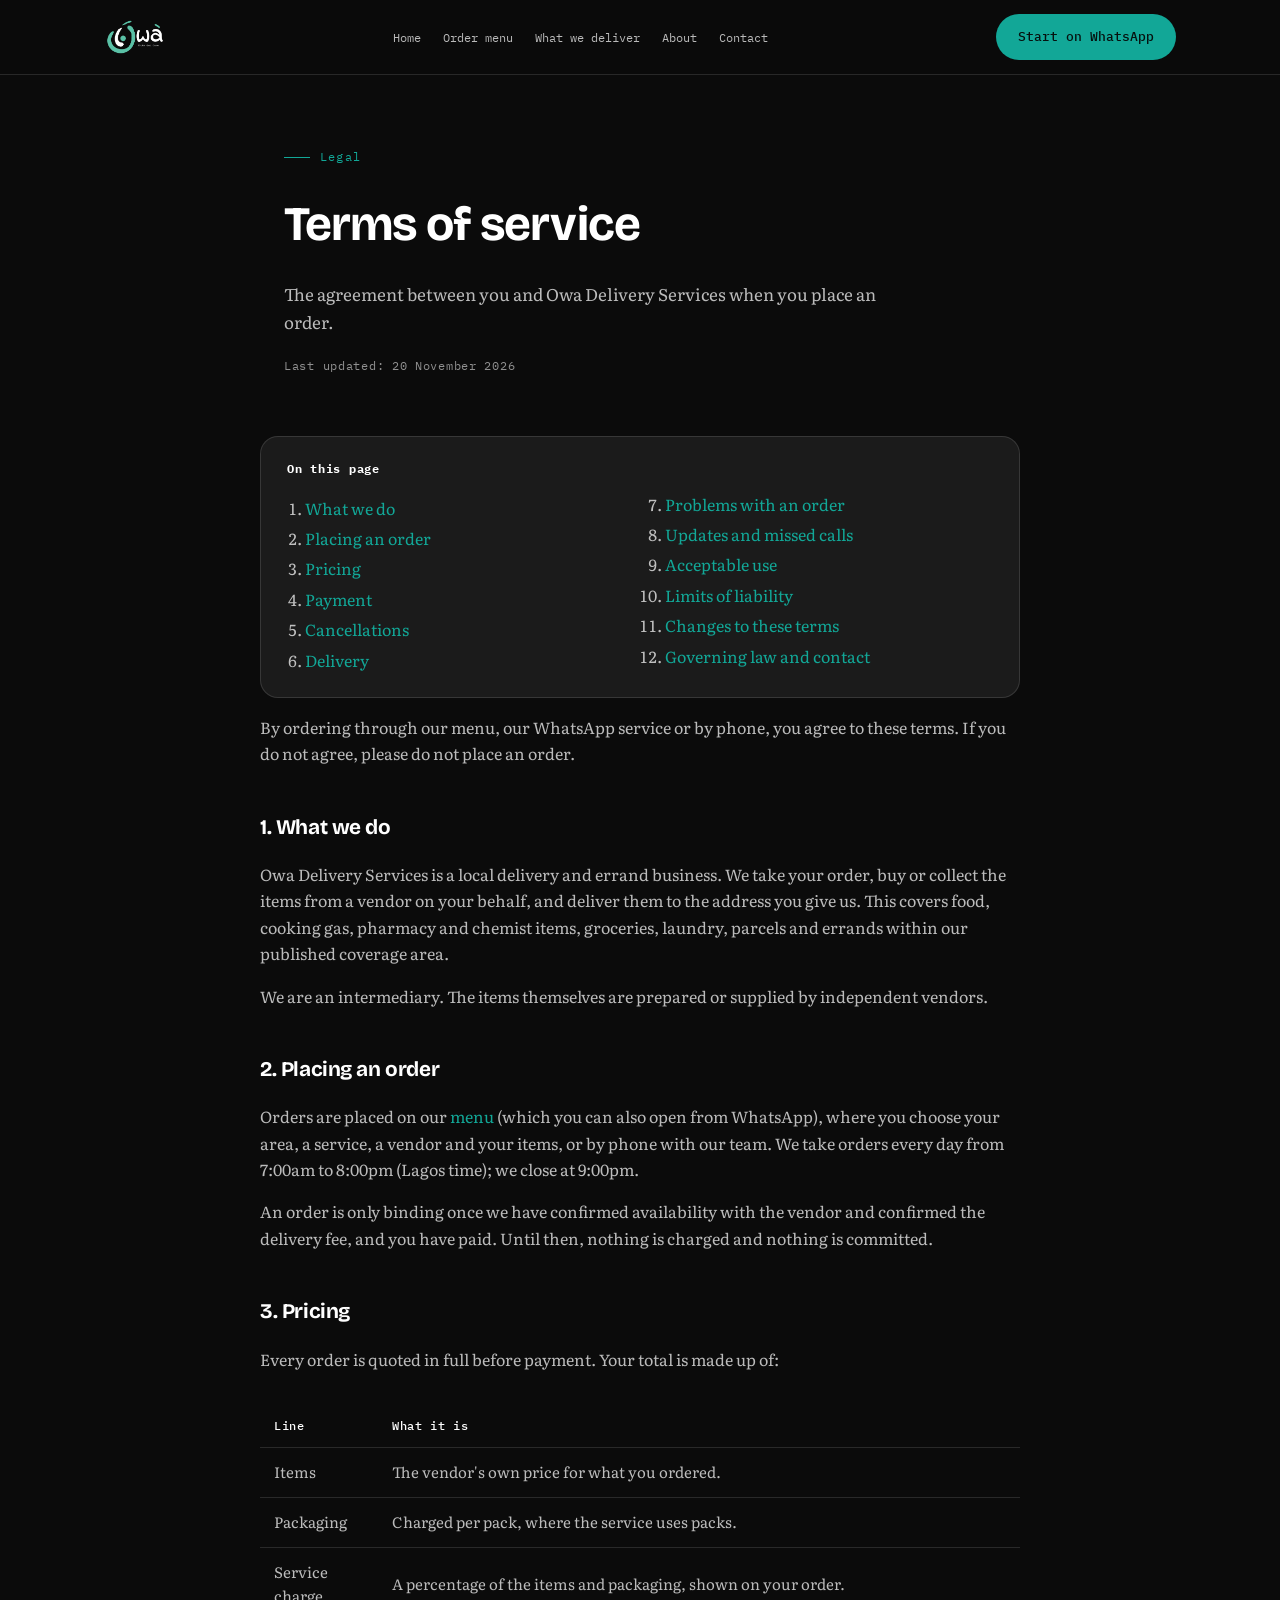
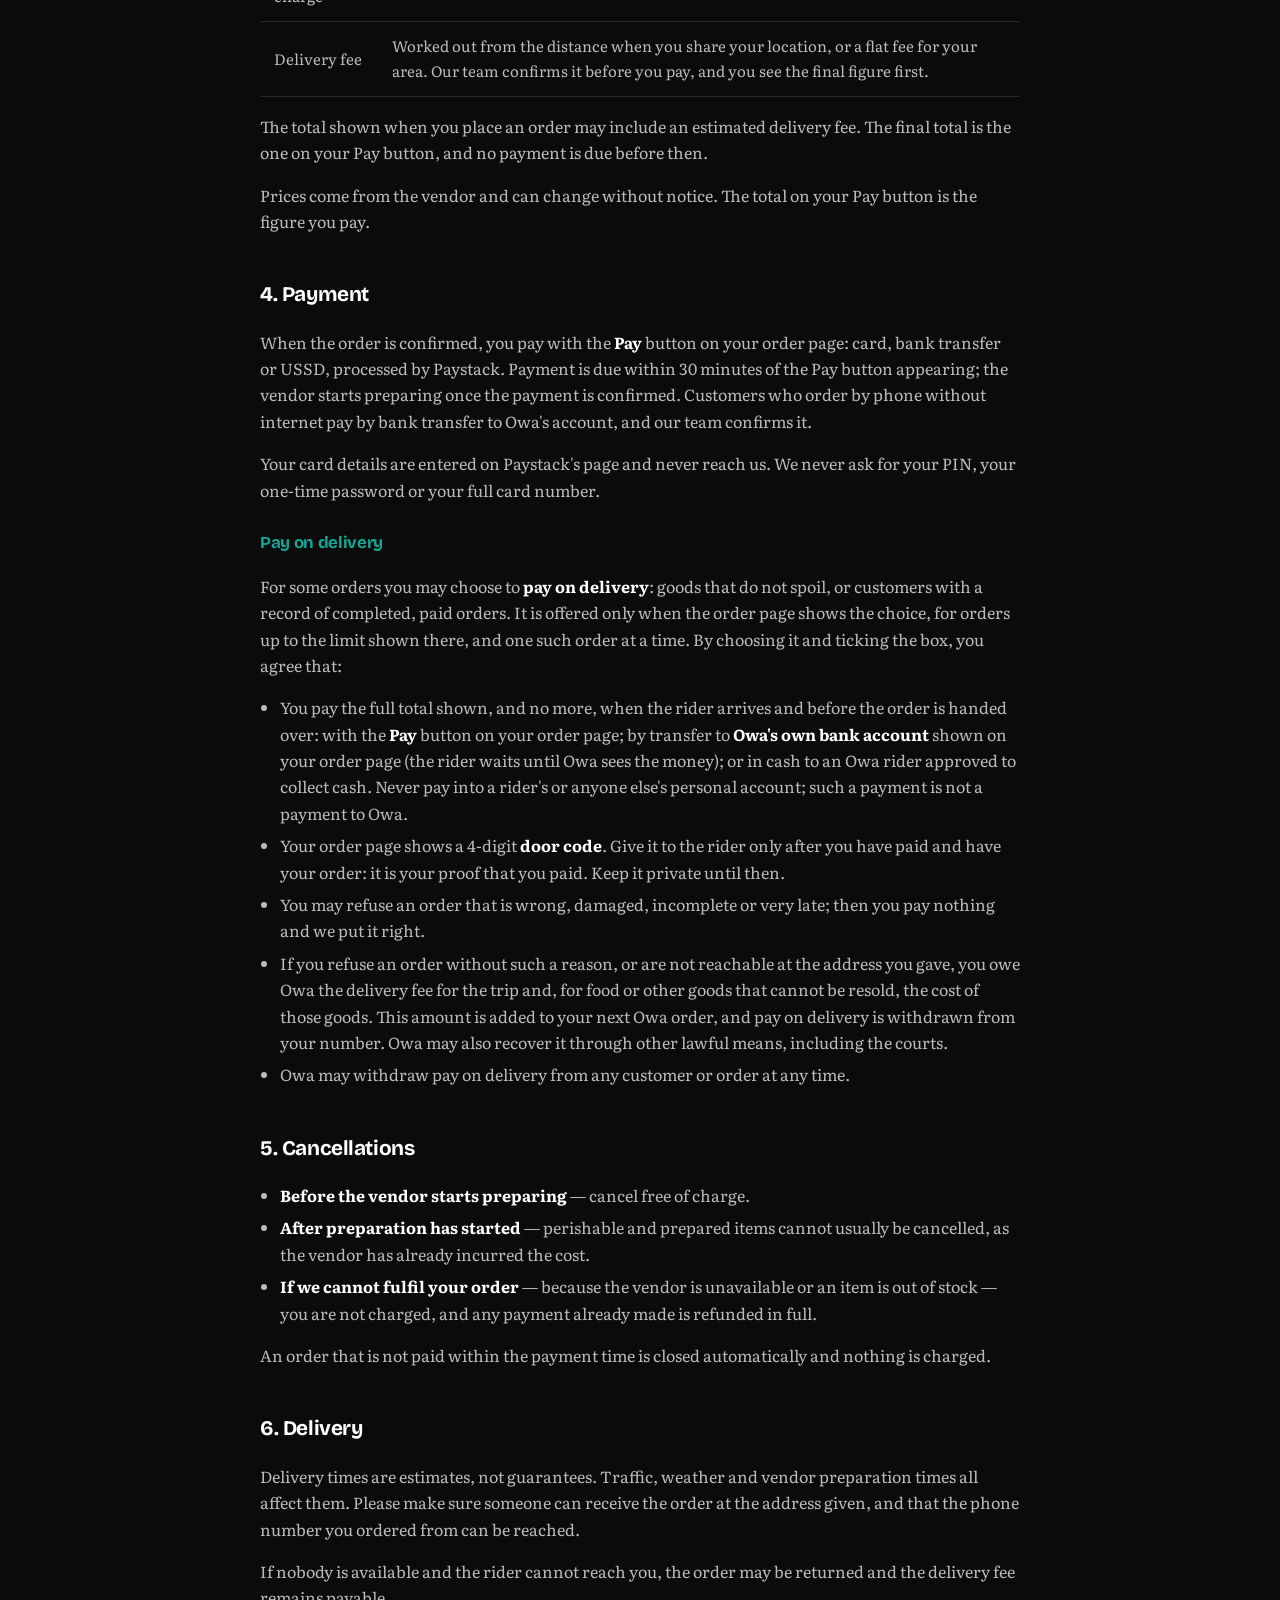
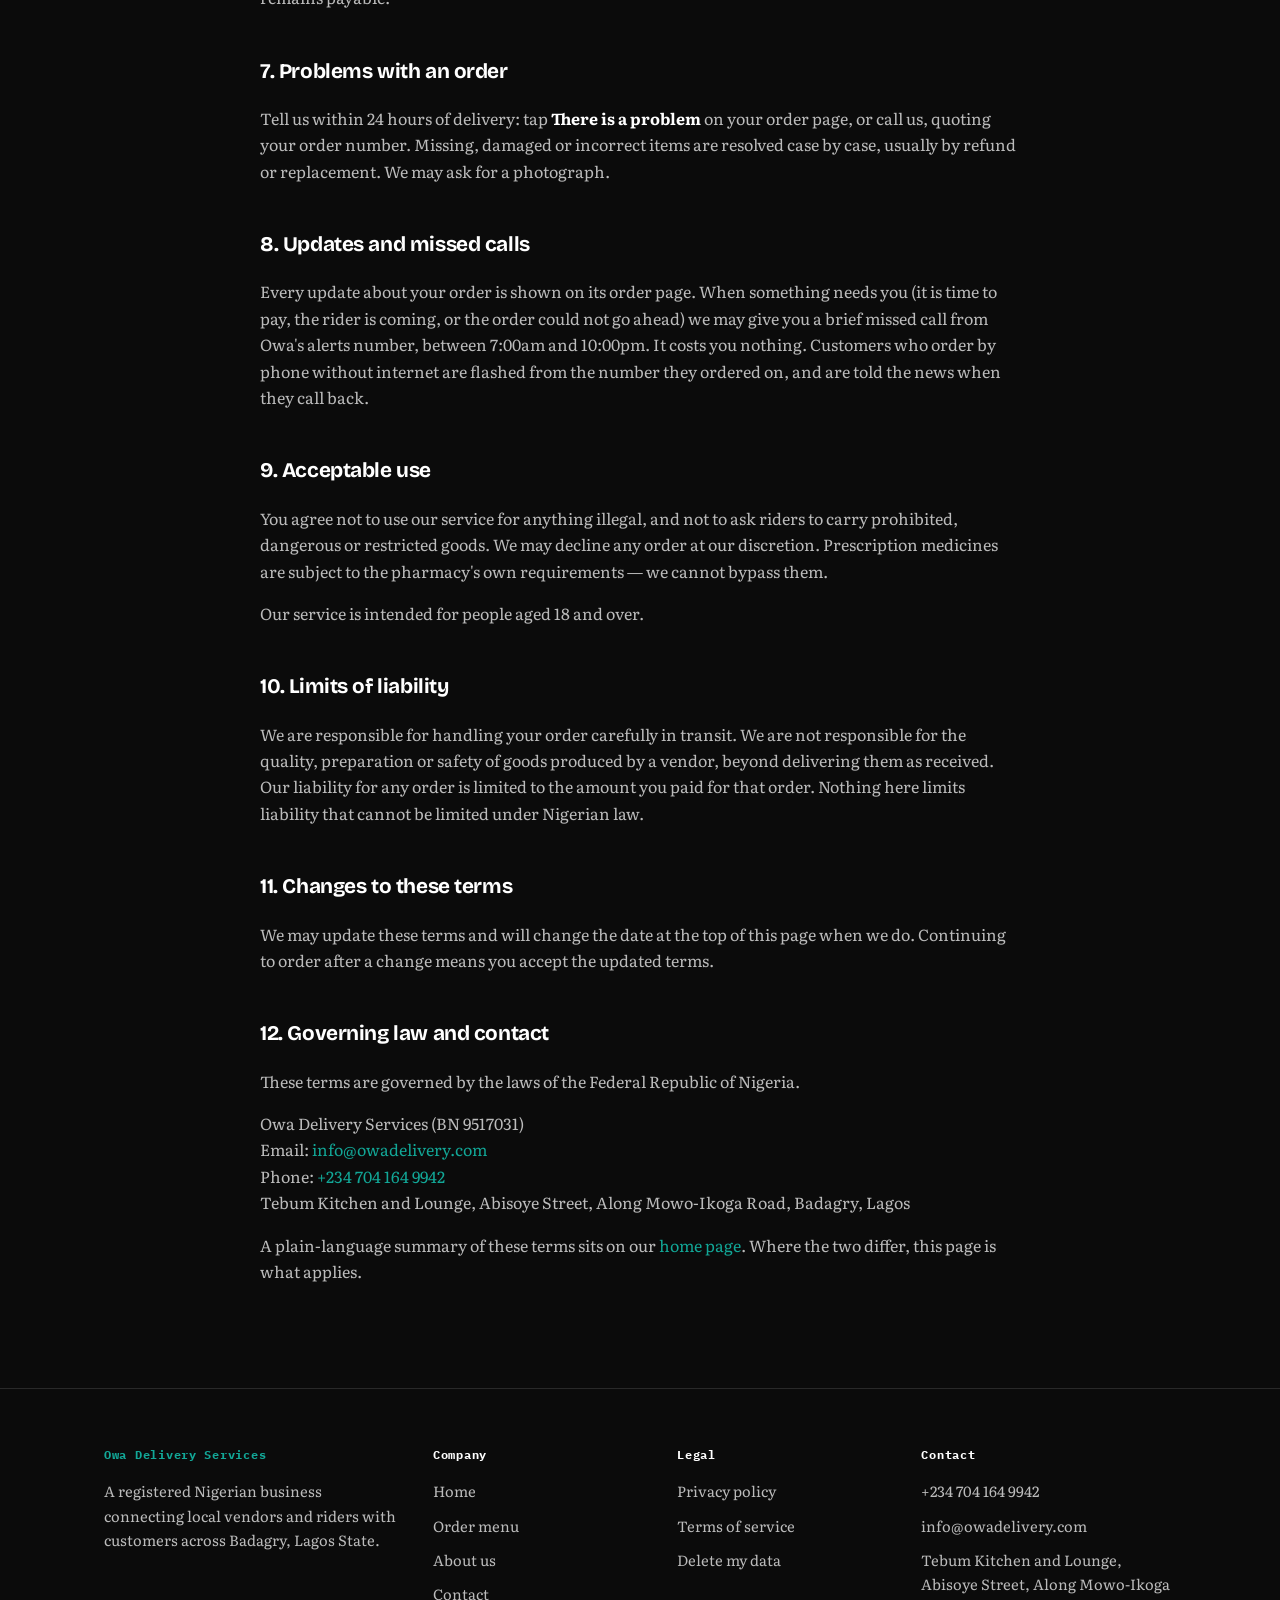
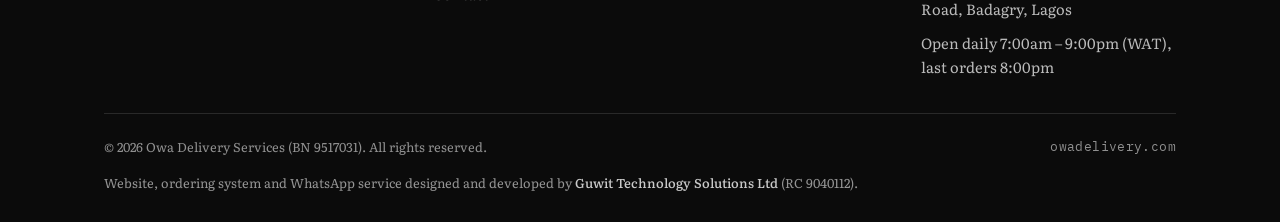
<file: terms.html>
<!DOCTYPE html>
<html lang="en-NG">
<head>
<meta charset="UTF-8">
<meta name="viewport" content="width=device-width, initial-scale=1.0">
<title>Terms of Service — Owa Delivery Services</title>
<meta name="description" content="The terms covering orders, pricing, delivery fees, cancellations, refunds and liability for Owa Delivery Services in Badagry, Lagos.">
<meta name="author" content="Owa Delivery Services">
<meta name="developer" content="Guwit Technology Solutions Ltd (RC 9040112)">
<meta name="theme-color" content="#0B0B0B">
<meta name="robots" content="index,follow,max-image-preview:large">
<link rel="canonical" href="https://owadelivery.com/terms.html">
<meta property="og:type" content="website">
<meta property="og:site_name" content="Owa Delivery Services">
<meta property="og:title" content="Terms of Service — Owa Delivery Services">
<meta property="og:description" content="The terms covering orders, pricing, delivery fees, cancellations, refunds and liability for Owa Delivery Services in Badagry, Lagos.">
<meta property="og:url" content="https://owadelivery.com/terms.html">
<meta property="og:image" content="https://owadelivery.com/assets/og-cover.png">
<meta property="og:image:alt" content="Owa Delivery Services">
<meta property="og:locale" content="en_NG">
<meta name="twitter:card" content="summary_large_image">
<link rel="icon" href="/assets/favicon.png">
<link rel="author" href="/humans.txt">
<link rel="preconnect" href="https://fonts.googleapis.com">
<link rel="preconnect" href="https://fonts.gstatic.com" crossorigin>
<link href="https://fonts.googleapis.com/css2?family=Bricolage+Grotesque:opsz,wght@12..96,400;12..96,600;12..96,700&amp;family=Literata:opsz,wght@7..72,400;7..72,500&amp;family=IBM+Plex+Mono:wght@400;500&amp;display=swap" rel="stylesheet">
<link rel="stylesheet" href="/assets/style.css">
<script type="application/ld+json">
{"@context":"https://schema.org","@type":"BreadcrumbList","itemListElement":[
 {"@type":"ListItem","position":1,"name":"Home","item":"https://owadelivery.com/"},
 {"@type":"ListItem","position":2,"name":"Terms of service","item":"https://owadelivery.com/terms.html"}]}
</script>
</head>
<body>

<a class="skip-link" href="#main">Skip to content</a>

<header>
  <div class="nav wrap">
    <a href="/" class="logo" aria-label="Owa Delivery Services — home">
      <img src="/assets/owa-logo.png" alt="Owa Delivery Services" width="36" height="36"
           onerror="this.onerror=null;this.src='/assets/owa-logo.svg'"></a>
    <nav class="nav-links" aria-label="Main">
      <a href="/">Home</a>
      <a href="https://app.owadelivery.com/">Order menu</a>
      <a href="/index.html#services">What we deliver</a>
      <a href="/about.html">About</a>
      <a href="/contact.html">Contact</a>
    </nav>
    <a class="btn" href="https://wa.me/2347053594258?text=Hi">Start on WhatsApp</a>
  </div>
</header>

<main id="main">

<section class="page-head">
  <div class="wrap narrow">
    <div class="eyebrow">Legal</div>
    <h1>Terms of service</h1>
    <p class="lede">The agreement between you and Owa Delivery Services when you place an order.</p>
    <p class="updated" style="margin-top:20px;">Last updated: 20 November 2026</p>
  </div>
</section>

<div class="wrap prose">
  <div class="toc">
    <h2>On this page</h2>
    <ol>
      <li><a href="#t1">What we do</a></li>
      <li><a href="#t2">Placing an order</a></li>
      <li><a href="#t3">Pricing</a></li>
      <li><a href="#t4">Payment</a></li>
      <li><a href="#t5">Cancellations</a></li>
      <li><a href="#t6">Delivery</a></li>
      <li><a href="#t7">Problems with an order</a></li>
      <li><a href="#t8">Updates and missed calls</a></li>
      <li><a href="#t9">Acceptable use</a></li>
      <li><a href="#t10">Limits of liability</a></li>
      <li><a href="#t11">Changes to these terms</a></li>
      <li><a href="#t12">Governing law and contact</a></li>
    </ol>
  </div>

  <p>By ordering through our menu, our WhatsApp service or by phone, you agree to these terms.
    If you do not agree, please do not place an order.</p>

  <h2 id="t1">1. What we do</h2>
  <p>Owa Delivery Services is a local delivery and errand business. We take your order, buy or
    collect the items from a vendor on your behalf, and deliver them to the address you give us.
    This covers food, cooking gas, pharmacy and chemist items, groceries, laundry, parcels and errands
    within our published coverage area.</p>
  <p>We are an intermediary. The items themselves are prepared or supplied by independent vendors.</p>

  <h2 id="t2">2. Placing an order</h2>
  <p>Orders are placed on our <a href="https://app.owadelivery.com/">menu</a> (which you can also open from
    WhatsApp), where you choose your area, a service, a vendor and your items, or by phone with our
    team. We take orders every day from 7:00am to 8:00pm (Lagos time); we close at 9:00pm.</p>
  <p>An order is only binding once we have confirmed availability with the vendor and confirmed the
    delivery fee, and you have paid. Until then, nothing is charged and nothing is committed.</p>

  <h2 id="t3">3. Pricing</h2>
  <p>Every order is quoted in full before payment. Your total is made up of:</p>
  <div class="table-scroll">
  <table class="table">
    <tr><th>Line</th><th>What it is</th></tr>
    <tr><td>Items</td><td>The vendor's own price for what you ordered.</td></tr>
    <tr><td>Packaging</td><td>Charged per pack, where the service uses packs.</td></tr>
    <tr><td>Service charge</td><td>A percentage of the items and packaging, shown on your order.</td></tr>
    <tr><td>Delivery fee</td><td>Worked out from the distance when you share your location, or a flat fee for your area. Our team confirms it before you pay, and you see the final figure first.</td></tr>
  </table>
  </div>
  <p>The total shown when you place an order may include an estimated delivery fee. The final total
    is the one on your Pay button, and no payment is due before then.</p>
  <p>Prices come from the vendor and can change without notice. The total on your Pay button is the
    figure you pay.</p>

  <h2 id="t4">4. Payment</h2>
  <p>When the order is confirmed, you pay with the <strong>Pay</strong> button on your order page: card,
    bank transfer or USSD, processed by Paystack. Payment is due within 30 minutes of the Pay button
    appearing; the vendor starts preparing once the payment is confirmed. Customers who order by phone
    without internet pay by bank transfer to Owa's account, and our team confirms it.</p>
  <p>Your card details are entered on Paystack's page and never reach us. We never ask for your PIN,
    your one-time password or your full card number.</p>

  <h3 id="pay-on-delivery">Pay on delivery</h3>
  <p>For some orders you may choose to <strong>pay on delivery</strong>: goods that do not spoil, or
    customers with a record of completed, paid orders. It is offered only when the order page shows the
    choice, for orders up to the limit shown there, and one such order at a time. By choosing it and ticking
    the box, you agree that:</p>
  <ul>
    <li>You pay the full total shown, and no more, when the rider arrives and before the order is handed over:
      with the <strong>Pay</strong> button on your order page; by transfer to <strong>Owa's own bank account</strong>
      shown on your order page (the rider waits until Owa sees the money); or in cash to an Owa rider approved to
      collect cash. Never pay into a rider's or anyone else's personal account; such a payment is not a payment to Owa.</li>
    <li>Your order page shows a 4-digit <strong>door code</strong>. Give it to the rider only after you have paid and
      have your order: it is your proof that you paid. Keep it private until then.</li>
    <li>You may refuse an order that is wrong, damaged, incomplete or very late; then you pay nothing and we put it right.</li>
    <li>If you refuse an order without such a reason, or are not reachable at the address you gave, you owe Owa the
      delivery fee for the trip and, for food or other goods that cannot be resold, the cost of those goods. This
      amount is added to your next Owa order, and pay on delivery is withdrawn from your number. Owa may also recover
      it through other lawful means, including the courts.</li>
    <li>Owa may withdraw pay on delivery from any customer or order at any time.</li>
  </ul>

  <h2 id="t5">5. Cancellations</h2>
  <ul>
    <li><strong>Before the vendor starts preparing</strong> — cancel free of charge.</li>
    <li><strong>After preparation has started</strong> — perishable and prepared items cannot usually
      be cancelled, as the vendor has already incurred the cost.</li>
    <li><strong>If we cannot fulfil your order</strong> — because the vendor is unavailable or an item
      is out of stock — you are not charged, and any payment already made is refunded in full.</li>
  </ul>
  <p>An order that is not paid within the payment time is closed automatically and nothing is charged.</p>

  <h2 id="t6">6. Delivery</h2>
  <p>Delivery times are estimates, not guarantees. Traffic, weather and vendor preparation times all
    affect them. Please make sure someone can receive the order at the address given, and that the
    phone number you ordered from can be reached.</p>
  <p>If nobody is available and the rider cannot reach you, the order may be returned and the
    delivery fee remains payable.</p>

  <h2 id="t7">7. Problems with an order</h2>
  <p>Tell us within 24 hours of delivery: tap <strong>There is a problem</strong> on your order page, or
    call us, quoting your order number. Missing, damaged or incorrect items are resolved case by case,
    usually by refund or replacement. We may ask for a photograph.</p>

  <h2 id="t8">8. Updates and missed calls</h2>
  <p>Every update about your order is shown on its order page. When something needs you (it is time
    to pay, the rider is coming, or the order could not go ahead) we may give you a brief missed call
    from Owa's alerts number, between 7:00am and 10:00pm. It costs you nothing. Customers who order by
    phone without internet are flashed from the number they ordered on, and are told the news when
    they call back.</p>

  <h2 id="t9">9. Acceptable use</h2>
  <p>You agree not to use our service for anything illegal, and not to ask riders to carry prohibited,
    dangerous or restricted goods. We may decline any order at our discretion. Prescription medicines
    are subject to the pharmacy's own requirements — we cannot bypass them.</p>
  <p>Our service is intended for people aged 18 and over.</p>

  <h2 id="t10">10. Limits of liability</h2>
  <p>We are responsible for handling your order carefully in transit. We are not responsible for the
    quality, preparation or safety of goods produced by a vendor, beyond delivering them as received.
    Our liability for any order is limited to the amount you paid for that order. Nothing here limits
    liability that cannot be limited under Nigerian law.</p>

  <h2 id="t11">11. Changes to these terms</h2>
  <p>We may update these terms and will change the date at the top of this page when we do.
    Continuing to order after a change means you accept the updated terms.</p>

  <h2 id="t12">12. Governing law and contact</h2>
  <p>These terms are governed by the laws of the Federal Republic of Nigeria.</p>
  <p>
    Owa Delivery Services (BN 9517031)<br>
    Email: <a href="mailto:info@owadelivery.com">info@owadelivery.com</a><br>
    Phone: <a href="tel:+2347041649942">+234 704 164 9942</a><br>
    Tebum Kitchen and Lounge, Abisoye Street, Along Mowo-Ikoga Road, Badagry, Lagos
  </p>
  <p>A plain-language summary of these terms sits on our
    <a href="/index.html#the-rules">home page</a>. Where the two differ, this page is what applies.</p>
</div>
</main>

<footer>
  <div class="wrap">
    <div class="footer-grid">
      <div>
        <h4 style="color:var(--teal);">Owa Delivery Services</h4>
        <p style="max-width:36ch; margin-top:14px;">A registered Nigerian business connecting local
          vendors and riders with customers across Badagry, Lagos State.</p>
      </div>
      <div>
        <h4>Company</h4>
        <ul>
          <li><a href="/">Home</a></li>
          <li><a href="https://app.owadelivery.com/">Order menu</a></li>
          <li><a href="/about.html">About us</a></li>
          <li><a href="/contact.html">Contact</a></li>
        </ul>
      </div>
      <div>
        <h4>Legal</h4>
        <ul>
          <li><a href="/privacy.html">Privacy policy</a></li>
          <li><a href="/terms.html">Terms of service</a></li>
          <li><a href="/account-deletion.html">Delete my data</a></li>
        </ul>
      </div>
      <div>
        <h4>Contact</h4>
        <ul>
          <li><a href="tel:+2347041649942">+234 704 164 9942</a></li>
          <li><a href="mailto:info@owadelivery.com">info@owadelivery.com</a></li>
          <li>Tebum Kitchen and Lounge, Abisoye Street, Along Mowo-Ikoga Road, Badagry, Lagos</li>
          <li>Open daily 7:00am – 9:00pm (WAT), last orders 8:00pm</li>
        </ul>
      </div>
    </div>
    <div class="footer-bottom">
      <span>© 2026 Owa Delivery Services (BN 9517031). All rights reserved.</span>
      <span class="mono">owadelivery.com</span>
    </div>
    <div class="footer-credit">
      Website, ordering system and WhatsApp service designed and developed by
      <strong>Guwit Technology Solutions Ltd</strong> (RC 9040112).
    </div>
  </div>
</footer>

<script src="/assets/site.js" defer></script>
</body>
</html>
</file>
<file: assets/style.css>
/* ==========================================================================
   Owa Delivery Services — shared stylesheet
   Palette and type are the established brand. Do not swap these out casually:
   every page loads this one file, so a change here changes the whole site.

   Two things were added in this pass and both matter:

   1. ALIAS TOKENS (--bg, --text, --mono, --rust). The order menu was written
      against those names and fell back to LIGHT-THEME defaults when it could
      not find them, which is why its text and its docket rendered dark-on-dark.
      They are defined here once, pointing at the real brand values.

   2. --header-h. The site header is sticky, so anything else that sticks has
      to start below it or it hides underneath. The menu's section pills are
      the case that was breaking.
   ========================================================================== */

:root{
  --bg-0:#0B0B0B;
  --bg-1:#141414;
  --card:#1B1B1B;
  --teal:#12A797;
  --teal-hi:#17C4B1;
  --ink:#06110F;            /* text on teal */
  --white:#FFFFFF;
  --text-soft:rgba(255,255,255,0.72);
  --text-soft-2:rgba(255,255,255,0.55);
  --line:rgba(255,255,255,0.12);
  --line-strong:rgba(255,255,255,0.22);
  --radius:18px;
  --wrap:1120px;

  /* Alias tokens — same values, the names other stylesheets look for. */
  --bg:var(--bg-0);
  --text:var(--white);
  --rust:#FF8A6A;           /* warm "remove / careful" tone, readable on black */
  --mono:'IBM Plex Mono', ui-monospace, monospace;

  /* Overwritten at runtime with the header's measured height. The value here
     is the fallback for no-JS and for the first paint. */
  --header-h:66px;
}

*{ box-sizing:border-box; }
html{ scroll-behavior:smooth; }

body{
  margin:0;
  background:var(--bg-0);
  color:var(--white);
  font-family:'Literata', Georgia, serif;
  line-height:1.65;
  -webkit-font-smoothing:antialiased;
  text-rendering:optimizeLegibility;
}

h1,h2,h3,h4{ font-family:'Bricolage Grotesque', system-ui, sans-serif; letter-spacing:-0.02em; margin:0; }
img,svg{ display:block; max-width:100%; }
a{ color:inherit; }

.wrap{ max-width:var(--wrap); margin:0 auto; padding:0 24px; }
.mono{ font-family:var(--mono); letter-spacing:0.03em; }
.narrow{ max-width:760px; }

/* Anything given an id and jumped to should not land under the sticky header. */
[id]{ scroll-margin-top:calc(var(--header-h) + 12px); }

/* visible keyboard focus everywhere */
a:focus-visible, button:focus-visible, input:focus-visible, summary:focus-visible{
  outline:2px solid var(--teal);
  outline-offset:3px;
  border-radius:4px;
}

.visually-hidden{
  position:absolute; width:1px; height:1px; padding:0; margin:-1px;
  overflow:hidden; clip:rect(0 0 0 0); white-space:nowrap; border:0;
}

.skip-link{ position:absolute; left:-9999px; }
.skip-link:focus{
  left:1rem; top:1rem; z-index:99; padding:.65rem 1.1rem; border-radius:6px;
  background:var(--teal); color:var(--ink); text-decoration:none; font-family:var(--mono);
}

/* --- header ------------------------------------------------------------ */
header{
  position:sticky; top:0; z-index:50;
  background:rgba(11,11,11,0.88);
  backdrop-filter:blur(10px);
  border-bottom:1px solid var(--line);
}
.nav{ display:flex; align-items:center; justify-content:space-between; gap:16px; padding:14px 24px; }
.logo{ display:flex; align-items:center; gap:10px; text-decoration:none;
  font-family:'Bricolage Grotesque', sans-serif; font-weight:700; font-size:1.25rem; color:var(--white); }
.logo img{ height:36px; width:auto; object-fit:contain; }
.nav-links{ display:flex; gap:22px; align-items:center;
  font-family:var(--mono); font-size:0.78rem; }
.nav-links a{ text-decoration:none; color:var(--white); opacity:0.72; padding:4px 0; }
.nav-links a:hover{ opacity:1; color:var(--teal); }
.nav-links a.active{ opacity:1; color:var(--teal); box-shadow:inset 0 -2px 0 var(--teal); }

/* --- buttons ----------------------------------------------------------- */
.btn{
  display:inline-flex; align-items:center; justify-content:center; gap:8px;
  background:var(--teal); color:var(--ink);
  padding:12px 22px; min-height:46px; border-radius:100px;
  font-family:var(--mono); font-size:0.82rem; font-weight:500;
  text-decoration:none; border:none; cursor:pointer;
  transition:transform .15s ease, background .15s ease;
}
.btn:hover{ background:var(--teal-hi); transform:translateY(-1px); }
.btn-ghost{ background:transparent; border:1.5px solid var(--teal); color:var(--white); }
.btn-ghost:hover{ background:var(--teal); color:var(--ink); }
.btn-sm{ padding:9px 16px; min-height:40px; font-size:0.76rem; }
@media (prefers-reduced-motion:reduce){ .btn:hover{ transform:none; } }

/* --- sections ---------------------------------------------------------- */
section{ padding:88px 0; }
.band-1{ background:var(--bg-1); }
.eyebrow{
  font-family:var(--mono); font-size:0.76rem; color:var(--teal);
  letter-spacing:0.10em;
  display:flex; align-items:center; gap:10px; margin-bottom:18px;
}
.eyebrow::before{ content:''; width:26px; height:1px; background:var(--teal); display:inline-block; }
.section-head{ max-width:660px; margin-bottom:48px; }
.section-head h2{ font-size:clamp(1.7rem,3.4vw,2.3rem); }
.section-head p{ margin-top:14px; color:var(--text-soft); max-width:56ch; }

/* --- hero -------------------------------------------------------------- */
.hero{ padding:72px 0 0; }
.hero-grid{ display:grid; grid-template-columns:1.05fr 0.95fr; gap:44px; align-items:center; }
.hero h1{ font-size:clamp(2.3rem,5vw,3.5rem); font-weight:700; line-height:1.05; }
.hero p.lede{ font-size:1.06rem; max-width:48ch; margin-top:22px; color:var(--text-soft); }
.hero-cta{ display:flex; gap:14px; margin-top:32px; flex-wrap:wrap; align-items:center; }
.hero-stats{ display:flex; gap:34px; margin-top:44px; padding-top:26px; border-top:1px solid var(--line); flex-wrap:wrap; }
.stat-num{ font-family:'Bricolage Grotesque',sans-serif; font-size:1.55rem; font-weight:700; }
.stat-label{ font-family:var(--mono); font-size:0.68rem; color:var(--text-soft-2); }

/* --- signature: the multi-stop route ----------------------------------- */
.route-box{ position:relative; }
.route-svg{ width:100%; height:auto; }
.route-line{ fill:none; stroke:rgba(255,255,255,0.22); stroke-width:2; stroke-dasharray:5 9; }
.route-stop{ fill:var(--bg-0); stroke:var(--teal); stroke-width:2; }
.route-stop-end{ fill:var(--teal); stroke:none; }
.stop-label{ font-family:var(--mono); font-size:10px; fill:var(--text-soft); letter-spacing:0.06em; }
.stop-label-end{ fill:var(--white); }
.bike{
  offset-path:path('M24,196 C 88,150 96,74 156,66 S 250,132 292,86 S 356,52 384,104');
  offset-rotate:auto;
  animation:ride 11s linear infinite;
}
@keyframes ride{ from{ offset-distance:0%; } to{ offset-distance:100%; } }
@media (prefers-reduced-motion: reduce){
  .bike{ animation:none; offset-distance:46%; }
  html{ scroll-behavior:auto; }
}

/* --- service cards ----------------------------------------------------- */
.service-grid{ display:grid; grid-template-columns:repeat(3,1fr); gap:2px;
  background:var(--line); border-radius:var(--radius); overflow:hidden; }
.service{ background:var(--card); padding:30px 26px; display:flex; flex-direction:column; }
.service .tag{ font-family:var(--mono); font-size:0.66rem; color:var(--teal); letter-spacing:0.08em; }
.service h3{ font-size:1.15rem; margin-top:12px; }
.service p{ margin:8px 0 0; font-size:0.93rem; color:var(--text-soft); }
.service .service-link{ margin-top:auto; padding-top:16px; }
.service .service-link a{ color:var(--teal); text-decoration:none; font-family:var(--mono); font-size:0.76rem; }
.service .service-link a:hover{ text-decoration:underline; text-underline-offset:3px; }

/* --- steps (a real sequence, so numbering carries meaning) ------------- */
.steps{ display:grid; grid-template-columns:repeat(4,1fr); gap:20px; }
.step{ background:var(--card); border:1px solid var(--line); border-radius:var(--radius); padding:28px 24px; }
.step-num{ font-family:var(--mono); font-size:0.82rem; color:var(--teal); }
.step h3{ font-size:1.1rem; margin-top:14px; }
.step p{ margin-top:10px; font-size:0.92rem; color:var(--text-soft); }

/* --- coverage ---------------------------------------------------------- */
.two-col{ display:grid; grid-template-columns:1fr 1fr; gap:48px; align-items:start; }
.badge-row{ display:flex; flex-wrap:wrap; gap:10px; margin-top:22px; }
.badge{ font-family:var(--mono); font-size:0.75rem;
  padding:8px 16px; border-radius:100px; border:1px solid rgba(18,167,151,0.5); color:var(--white); }
.note{ background:var(--card); border-left:3px solid var(--teal); padding:20px 24px;
  border-radius:6px; margin-top:26px; font-size:0.92rem; color:var(--text-soft); }
.note a{ color:var(--teal); }

/* --- the plain-language terms summary ---------------------------------- */
.terms-grid{ display:grid; grid-template-columns:repeat(2,1fr); gap:2px;
  background:var(--line); border-radius:var(--radius); overflow:hidden; }
.terms-item{ background:var(--card); padding:26px; }
.terms-item h3{ font-size:1.02rem; color:var(--white); }
.terms-item p{ margin:8px 0 0; font-size:0.92rem; color:var(--text-soft); }
.price-lines{ list-style:none; margin:18px 0 0; padding:0; }
.price-lines li{ display:flex; justify-content:space-between; gap:20px; align-items:baseline;
  padding:12px 0; border-bottom:1px solid var(--line); font-size:0.93rem; color:var(--text-soft); }
.price-lines li:last-child{ border-bottom:0; }
.price-lines b{ color:var(--white); font-weight:600; font-family:var(--mono); font-size:0.82rem;
  white-space:nowrap; }

/* --- FAQ --------------------------------------------------------------- */
.faq{ border-top:1px solid var(--line); }
.faq details{ border-bottom:1px solid var(--line); }
.faq summary{
  cursor:pointer; list-style:none; padding:20px 0;
  font-family:'Bricolage Grotesque',sans-serif; font-size:1.05rem; font-weight:600;
  display:flex; justify-content:space-between; gap:20px; align-items:center;
}
.faq summary::-webkit-details-marker{ display:none; }
.faq summary::after{ content:'+'; color:var(--teal); font-size:1.4rem; line-height:1; flex:none; }
.faq details[open] summary::after{ content:'\2212'; }
.faq details p{ margin:0 0 22px; color:var(--text-soft); max-width:70ch; font-size:0.96rem; }
.faq details a{ color:var(--teal); }

/* --- partner band ------------------------------------------------------ */
.band{ background:var(--teal); color:var(--ink); border-radius:24px; padding:48px 44px;
  display:flex; align-items:center; justify-content:space-between; gap:32px; flex-wrap:wrap; }
.band h2{ font-size:clamp(1.45rem,3vw,1.95rem); max-width:18ch; color:var(--ink); }
.band p{ margin-top:10px; max-width:44ch; color:rgba(6,17,15,0.82); }
.band .btn{ background:var(--ink); color:var(--white); }
.band .btn:hover{ background:#0d1f1c; }

/* --- long-form content pages ------------------------------------------ */
.page-head{ padding:72px 0 0; }
.page-head h1{ font-size:clamp(2.1rem,4.4vw,3rem); }
.page-head p.lede{ margin-top:16px; color:var(--text-soft); font-size:1.06rem; max-width:60ch; }
.prose{ padding:48px 0 88px; max-width:760px; }
.prose h2{ font-size:1.3rem; margin:44px 0 10px; }
.prose h3{ font-size:1.05rem; margin:26px 0 8px; color:var(--teal); }
.prose p, .prose li{ color:var(--text-soft); }
.prose ul, .prose ol{ padding-left:20px; }
.prose li{ margin:6px 0; }
.prose a{ color:var(--teal); text-decoration:none; }
.prose a:hover{ text-decoration:underline; text-underline-offset:3px; }
.prose strong{ color:var(--white); }
.updated{ font-family:var(--mono); font-size:0.74rem; color:var(--text-soft-2); letter-spacing:0.06em; }

/* a short jump list at the top of a legal page */
.toc{ background:var(--card); border:1px solid var(--line); border-radius:var(--radius);
  padding:22px 26px; margin-bottom:8px; }
.toc h2{ font-family:var(--mono); font-size:0.76rem; color:var(--white); margin:0 0 12px; letter-spacing:0.06em; }
.toc ol{ margin:0; padding-left:18px; columns:2; column-gap:32px; }
.toc li{ margin:4px 0; break-inside:avoid; }

.card{ background:var(--card); border:1px solid var(--line); border-radius:var(--radius); padding:32px; margin-top:26px; }
.card h2{ margin-top:0; }
.info-grid{ display:grid; grid-template-columns:1fr 1fr; gap:26px; margin-top:30px; }
.info-grid .card{ margin-top:0; }
.info-item{ margin-bottom:22px; }
.info-item:last-child{ margin-bottom:0; }
.info-item h4{ font-family:var(--mono); color:var(--teal);
  margin:0 0 6px; font-size:0.78rem; letter-spacing:0.06em; }
.info-item p{ margin:0; color:var(--text-soft); }
.info-item a{ color:var(--teal); text-decoration:none; }
.info-item a:hover{ text-decoration:underline; text-underline-offset:3px; }

/* definition-style table for fees */
.table{ width:100%; border-collapse:collapse; margin-top:16px; font-size:0.94rem; }
.table th, .table td{ text-align:left; padding:12px 14px; border-bottom:1px solid var(--line); color:var(--text-soft); }
.table th{ font-family:var(--mono); font-size:0.72rem;
  color:var(--white); font-weight:500; letter-spacing:0.06em; }
.table-scroll{ overflow-x:auto; -webkit-overflow-scrolling:touch; }

/* --- footer ------------------------------------------------------------ */
footer{ background:var(--bg-0); color:var(--text-soft); padding:56px 0 28px; border-top:1px solid var(--line); }
.footer-grid{ display:grid; grid-template-columns:1.4fr 1fr 1fr 1.2fr; gap:32px;
  padding-bottom:34px; border-bottom:1px solid var(--line); }
footer h4{ font-family:var(--mono); font-size:0.76rem;
  color:var(--white); margin-bottom:14px; letter-spacing:0.06em; }
footer p{ font-size:0.92rem; }
footer ul{ list-style:none; padding:0; margin:0; display:flex; flex-direction:column; gap:10px; font-size:0.92rem; }
footer a{ text-decoration:none; }
footer a:hover{ color:var(--teal); }
.footer-bottom{ display:flex; justify-content:space-between; padding-top:22px;
  font-size:0.8rem; flex-wrap:wrap; gap:8px; color:var(--text-soft-2); }
.footer-credit{ margin-top:16px; font-size:0.8rem; line-height:1.6; color:var(--text-soft); opacity:0.78; }
.footer-credit strong{ color:var(--white); font-weight:500; }

/* --- responsive -------------------------------------------------------- */
@media (max-width:980px){
  .steps{ grid-template-columns:repeat(2,1fr); }
}

@media (max-width:900px){
  section{ padding:64px 0; }
  .hero-grid, .service-grid, .two-col, .info-grid, .footer-grid, .terms-grid{ grid-template-columns:1fr; }
  .toc ol{ columns:1; }
  .band{ padding:36px 28px; }

  /* The nav used to disappear entirely below this width, which left phone
     users with no way to reach About, Contact or the legal pages. It now
     drops to a scrollable second row instead of vanishing. */
  .nav{ flex-wrap:wrap; padding:12px 20px 0; row-gap:0; }
  .nav-links{
    order:3; width:100%; margin-top:10px; padding:11px 0 10px;
    gap:20px; overflow-x:auto; scrollbar-width:none;
    border-top:1px solid var(--line);
  }
  .nav-links::-webkit-scrollbar{ display:none; }
  .nav-links a{ white-space:nowrap; }
}

@media (max-width:560px){
  .steps{ grid-template-columns:1fr; }
  .hero-stats{ gap:24px; }
  .card{ padding:24px; }
  .wrap{ padding:0 18px; }
}
</file>
